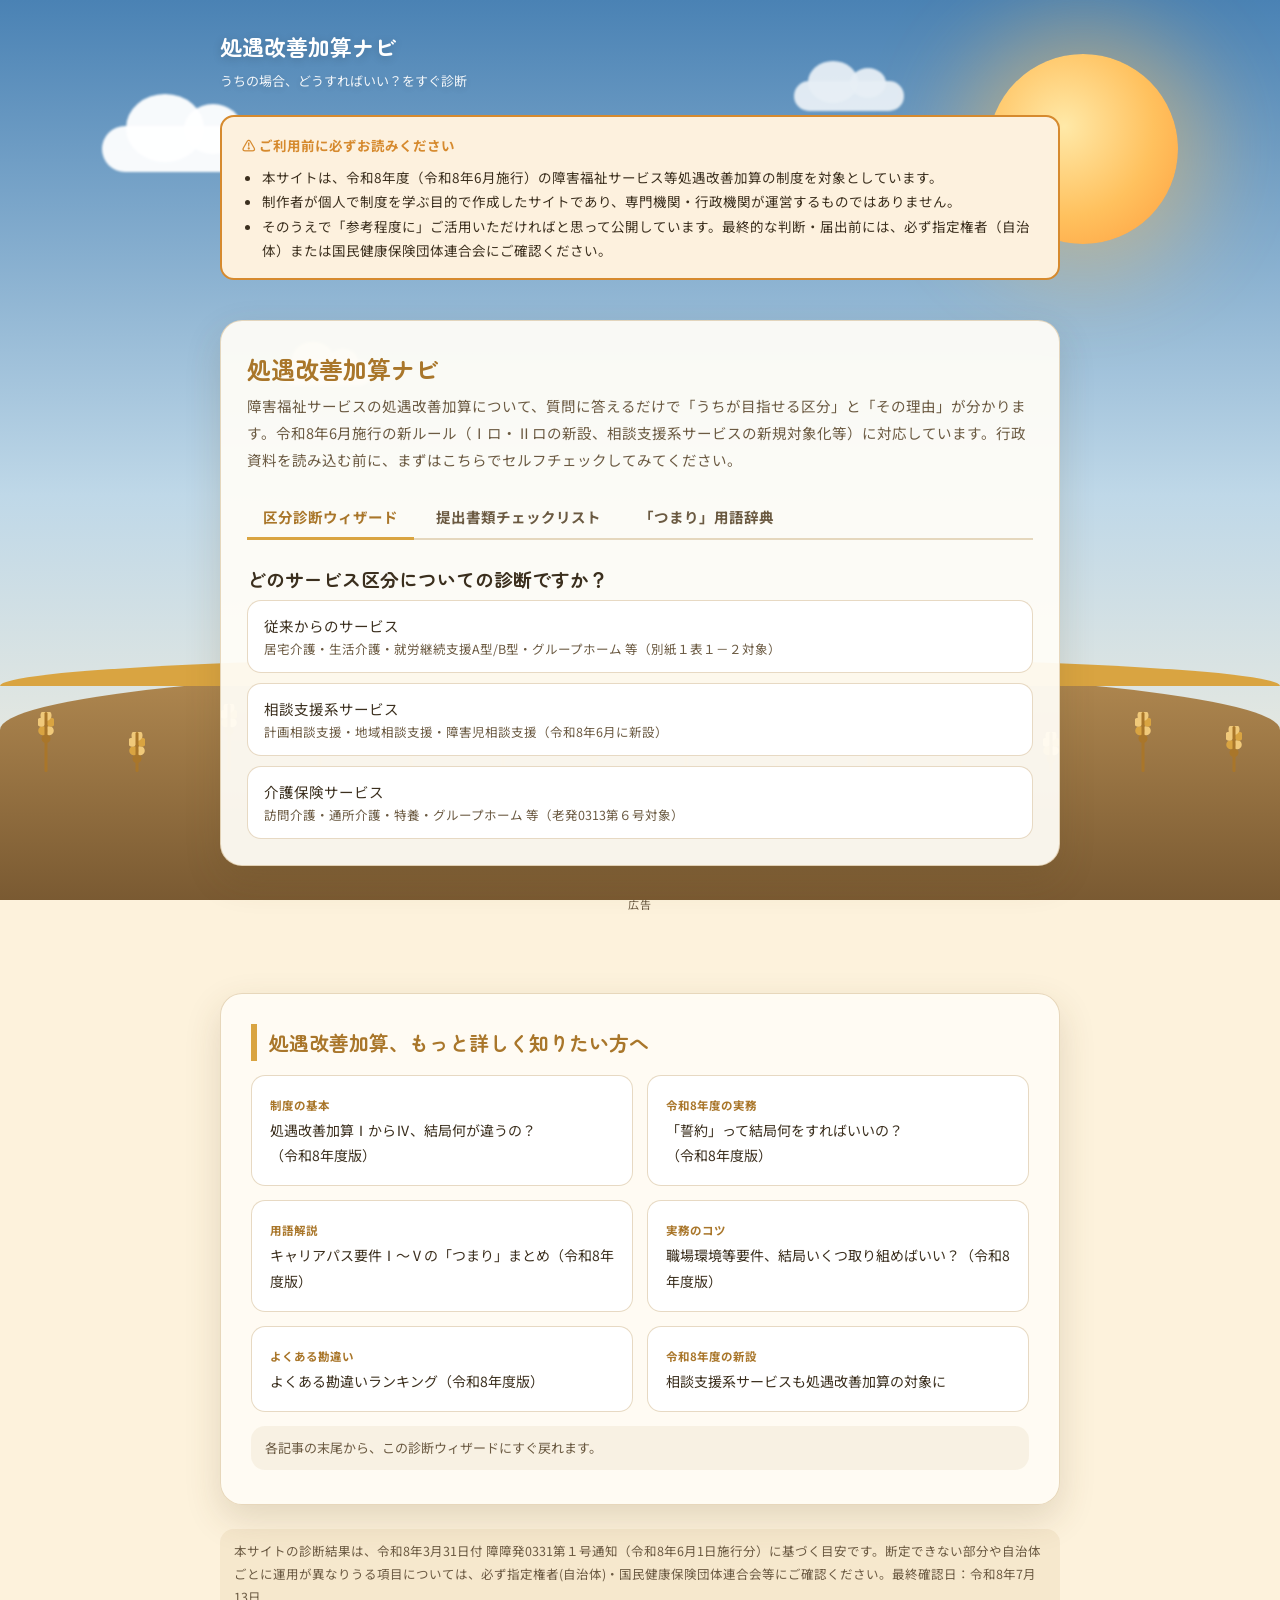
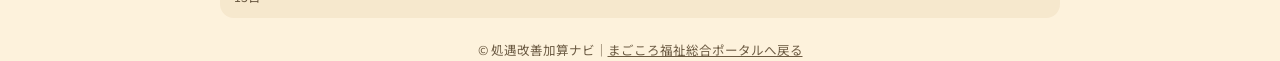
<file: index.html>
<!DOCTYPE html>
<html lang="ja">
<head>
<meta charset="UTF-8">
<meta name="viewport" content="width=device-width, initial-scale=1.0">
<title>処遇改善加算ナビ｜うちの場合どうすればいいか、すぐ分かる（令和8年度版）</title>
<meta name="description" content="障害福祉サービスの処遇改善加算(Ⅰイ・Ⅰロ・Ⅱイ・Ⅱロ・Ⅲ・Ⅳ、令和8年度改定対応)、うちの事業所はどの区分を目指せばいいか、質問に答えるだけで診断できる無料ツールです。相談支援系サービスの新規対象化にも対応。">
<link rel="canonical" href="https://shogu-kaizen.pray-power-is-god-and-cocoro.com/">
<link rel="icon" href="favicon.ico" type="image/x-icon">
<link rel="preconnect" href="https://fonts.googleapis.com">
<link rel="preconnect" href="https://fonts.gstatic.com" crossorigin>
<link href="https://fonts.googleapis.com/css2?family=Zen+Maru+Gothic:wght@500;700&family=Noto+Sans+JP:wght@400;500;700&display=swap" rel="stylesheet">
<link rel="stylesheet" href="style.css?v=3">
<script async src="https://pagead2.googlesyndication.com/pagead/js/adsbygoogle.js?client=ca-pub-2908004621823900" crossorigin="anonymous"></script>
</head>
<body>

<!-- 背景シーン(固定・パララックス) -->
<div id="bg-scene" aria-hidden="true">
  <div class="parallax-sky">
    <div class="sun-glow"></div>
    <div class="cloud cloud-a"></div>
    <div class="cloud cloud-b"></div>
    <div class="cloud cloud-c"></div>
    <div class="cloud cloud-d"></div>
  </div>
  <div class="parallax-ground">
    <div class="ground"></div>
    <div class="grain-row" id="grain-row"><!-- JSで稲穂を生成 --></div>
  </div>
</div>

<header class="site-header">
  <div class="brand">
    処遇改善加算ナビ
    <span>うちの場合、どうすればいい？をすぐ診断</span>
  </div>
</header>

<div class="disclaimer-banner">
  <div class="inner">
    <strong>⚠️ ご利用前に必ずお読みください</strong>
    <ul>
      <li>本サイトは、令和8年度（令和8年6月施行）の障害福祉サービス等処遇改善加算の制度を対象としています。</li>
      <li>制作者が個人で制度を学ぶ目的で作成したサイトであり、専門機関・行政機関が運営するものではありません。</li>
      <li>そのうえで「参考程度に」ご活用いただければと思って公開しています。最終的な判断・届出前には、必ず指定権者（自治体）または国民健康保険団体連合会にご確認ください。</li>
    </ul>
  </div>
</div>

<main class="wrap">

  <section class="tool-card">
    <h1>処遇改善加算ナビ</h1>
    <p class="lede">障害福祉サービスの処遇改善加算について、質問に答えるだけで「うちが目指せる区分」と「その理由」が分かります。令和8年6月施行の新ルール（Ⅰロ・Ⅱロの新設、相談支援系サービスの新規対象化等）に対応しています。行政資料を読み込む前に、まずはこちらでセルフチェックしてみてください。</p>

    <div class="tab-nav" role="tablist">
      <button class="tab-btn is-active" data-tab="wizard" role="tab" aria-selected="true">区分診断ウィザード</button>
      <button class="tab-btn" data-tab="checklist" role="tab" aria-selected="false">提出書類チェックリスト</button>
      <button class="tab-btn" data-tab="glossary" role="tab" aria-selected="false">「つまり」用語辞典</button>
    </div>

    <!-- ① 区分診断ウィザード -->
    <div class="tab-panel is-active" id="panel-wizard">
      <div id="wizard-root"><!-- script.jsが描画 --></div>
    </div>

    <!-- ② 提出書類チェックリスト -->
    <div class="tab-panel" id="panel-checklist">
      <div id="checklist-root"><!-- script.jsが描画 --></div>
    </div>

    <!-- ③ 「つまり」用語辞典(先行で数語のみ設置) -->
    <div class="tab-panel" id="panel-glossary">
      <div class="accordion-group">
        <details class="glossary-item">
          <summary>キャリアパス要件Ⅰとは</summary>
          <p>正式には「任用要件・賃金体系の整備等」。つまり――役職や職務内容に応じて「誰がどう昇進していくか」「給与はどう決まるか」を、書面のルールとして決めて、全職員に周知しておくことです。就業規則や内規に明文化されていることが条件になります。令和8年度は、⑧令和8年度特例要件を満たす事業所に限り、誓約による猶予が使えます。</p>
        </details>
        <details class="glossary-item">
          <summary>「誓約」とは<br>（令和8年度は条件つきに変更）</summary>
          <p>つまり――「今はまだ要件を満たしていないけれど、令和9年3月末までに整備します」と計画書で約束することです。ただし令和8年度は、キャリアパス要件Ⅰ〜Ⅲと職場環境等要件（全体14以上の水準）の誓約は、「⑧令和8年度特例要件」を満たす事業所に限られます。一方、キャリアパス要件Ⅳ（460万円要件）と、職場環境等要件（全体8以上の水準）の誓約は、条件なくどの事業所でも使えます。令和7年度までとルールが変わっているので注意してください。</p>
        </details>
        <details class="glossary-item">
          <summary>令和8年度特例要件とは</summary>
          <p>つまり――Ⅰロ・Ⅱロという上位区分を目指すための追加要件です。「生産性向上の取組を5つ以上（うち⑱・㉑は必須）実施する」または「社会福祉連携推進法人に所属する」のいずれかに加えて、「処遇改善加算Ⅱロ相当額の2分の1以上を基本給等の改善に充てる」ことが必要です。この要件を満たすと、キャリアパス要件Ⅰ〜Ⅲや職場環境等要件（全体14以上水準）の誓約も使えるようになります。</p>
        </details>
        <details class="glossary-item">
          <summary>職場環境等要件とは</summary>
          <p>つまり――「入職促進」「資質向上」「両立支援」「腰痛対策」「やりがい醸成」「生産性向上」の区分ごとに、実際に取り組んでいることを一定数チェックする要件です。処遇改善加算Ⅲ・Ⅳは各区分1つ以上（生産性向上2つ以上）かつ全体で8以上、ⅠとⅡは各区分2つ以上（生産性向上3つ以上、うち⑱現場の課題の見える化は必須）かつ全体で14以上が必要です。</p>
        </details>
        <details class="glossary-item">
          <summary>キャリアパス要件Ⅱとは</summary>
          <p>正式には「研修の実施等」。つまり――職員と話し合いながら、資質向上の目標や研修計画を作り、実際に研修を行うか研修の機会を確保して、全職員に周知しておくことです。</p>
        </details>
        <details class="glossary-item">
          <summary>キャリアパス要件Ⅲとは</summary>
          <p>正式には「昇給の仕組みの整備等」。つまり――経験年数や資格、あるいは人事評価などの基準に基づいて、昇給する仕組みを設けておくことです。</p>
        </details>
        <details class="glossary-item">
          <summary>キャリアパス要件Ⅳとは<br>（440万円→460万円に引き上げ）</summary>
          <p>つまり――事業所の中に、改善後の賃金が年額460万円以上となる職員を1人以上つくる、という要件です（令和7年度までは440万円でした）。誓約による猶予も使えます。また、職場環境等要件で「全体14以上」を実施していれば、この要件自体を満たしたものとみなす代替ルールが令和8年度から新設されました。</p>
        </details>
        <details class="glossary-item">
          <summary>キャリアパス要件Ⅴ(配置等要件)とは</summary>
          <p>つまり――福祉専門職員配置等加算（居宅介護・重度訪問介護・同行援護・行動援護の場合は特定事業所加算）の届出をしていることを指します。ただし、重度障害者等包括支援・施設入所支援・短期入所・就労定着支援・居宅訪問型児童発達支援・保育所等訪問支援の6サービスは、この要件自体が不要とされています。</p>
        </details>
        <details class="glossary-item">
          <summary>経験・技能のある福祉・介護職員とは</summary>
          <p>つまり――介護福祉士・社会福祉士・精神保健福祉士・保育士のいずれかの資格を持つ人や、サービス管理責任者・児童発達支援管理責任者・サービス提供責任者など、専門性の高い役割を担っている人のうち、勤続10年以上を基本とする職員のことです。賃金改善では、この人たちへの重点的な配分が基本とされています。</p>
        </details>
        <details class="glossary-item">
          <summary>相談支援系サービスの新規対象化とは</summary>
          <p>つまり――令和8年6月から、計画相談支援・地域相談支援・障害児相談支援が、初めて処遇改善加算の対象になったということです。加算率は一律5.1%で、「⑧令和8年度特例要件」または「キャリアパス要件Ⅰ・Ⅱ＋職場環境等要件（処遇改善加算Ⅳ準拠の水準）」のいずれかを満たせば算定できます。</p>
        </details>
      </div>
      <p class="disclaimer-note">🌾 個別の記事ページでも、より詳しく解説しています。</p>
    </div>

  </section>

  <div class="ad-section">
    <p class="ad-label">広告</p>
    <ins class="adsbygoogle"
         style="display:block; text-align:center;"
         data-ad-layout="in-article"
         data-ad-format="fluid"
         data-ad-client="ca-pub-2908004621823900"
         data-ad-slot="5820083954"></ins>
    <script>
         (adsbygoogle = window.adsbygoogle || []).push({});
    </script>
  </div>


  <div class="article-flow">
    <section class="glass-section">
      <h2>処遇改善加算、もっと詳しく知りたい方へ</h2>
      <div class="article-card-grid">
        <a class="article-card" href="column-01">
          <span class="cat">制度の基本</span><br>
          処遇改善加算ⅠからⅣ、結局何が違うの？<br>（令和8年度版）
        </a>
        <a class="article-card" href="column-02">
          <span class="cat">令和8年度の実務</span><br>
          「誓約」って結局何をすればいいの？<br>（令和8年度版）
        </a>
        <a class="article-card" href="column-03">
          <span class="cat">用語解説</span><br>
          キャリアパス要件Ⅰ〜Ⅴの「つまり」まとめ（令和8年度版）
        </a>
        <a class="article-card" href="column-04">
          <span class="cat">実務のコツ</span><br>
          職場環境等要件、結局いくつ取り組めばいい？（令和8年度版）
        </a>
        <a class="article-card" href="column-05">
          <span class="cat">よくある勘違い</span><br>
          よくある勘違いランキング（令和8年度版）
        </a>
        <a class="article-card" href="column-06">
          <span class="cat">令和8年度の新設</span><br>
          相談支援系サービスも処遇改善加算の対象に
        </a>
      </div>
      <p class="section-note">各記事の末尾から、この診断ウィザードにすぐ戻れます。</p>
    </section>
  </div>

  <p class="disclaimer-note" style="margin-top:24px;">
    本サイトの診断結果は、令和8年3月31日付 障障発0331第１号通知（令和8年6月1日施行分）に基づく目安です。断定できない部分や自治体ごとに運用が異なりうる項目については、必ず指定権者(自治体)・国民健康保険団体連合会等にご確認ください。最終確認日：令和8年7月13日
  </p>

</main>

<footer class="site-footer">
  <p>© 処遇改善加算ナビ｜<a href="https://for-welfare.pray-power-is-god-and-cocoro.com/portal/">まごころ福祉総合ポータルへ戻る</a></p>
</footer>

<button id="page-top" aria-label="トップに戻る">↑</button>

<script src="script.js"></script>
</body>
</html>
</file>
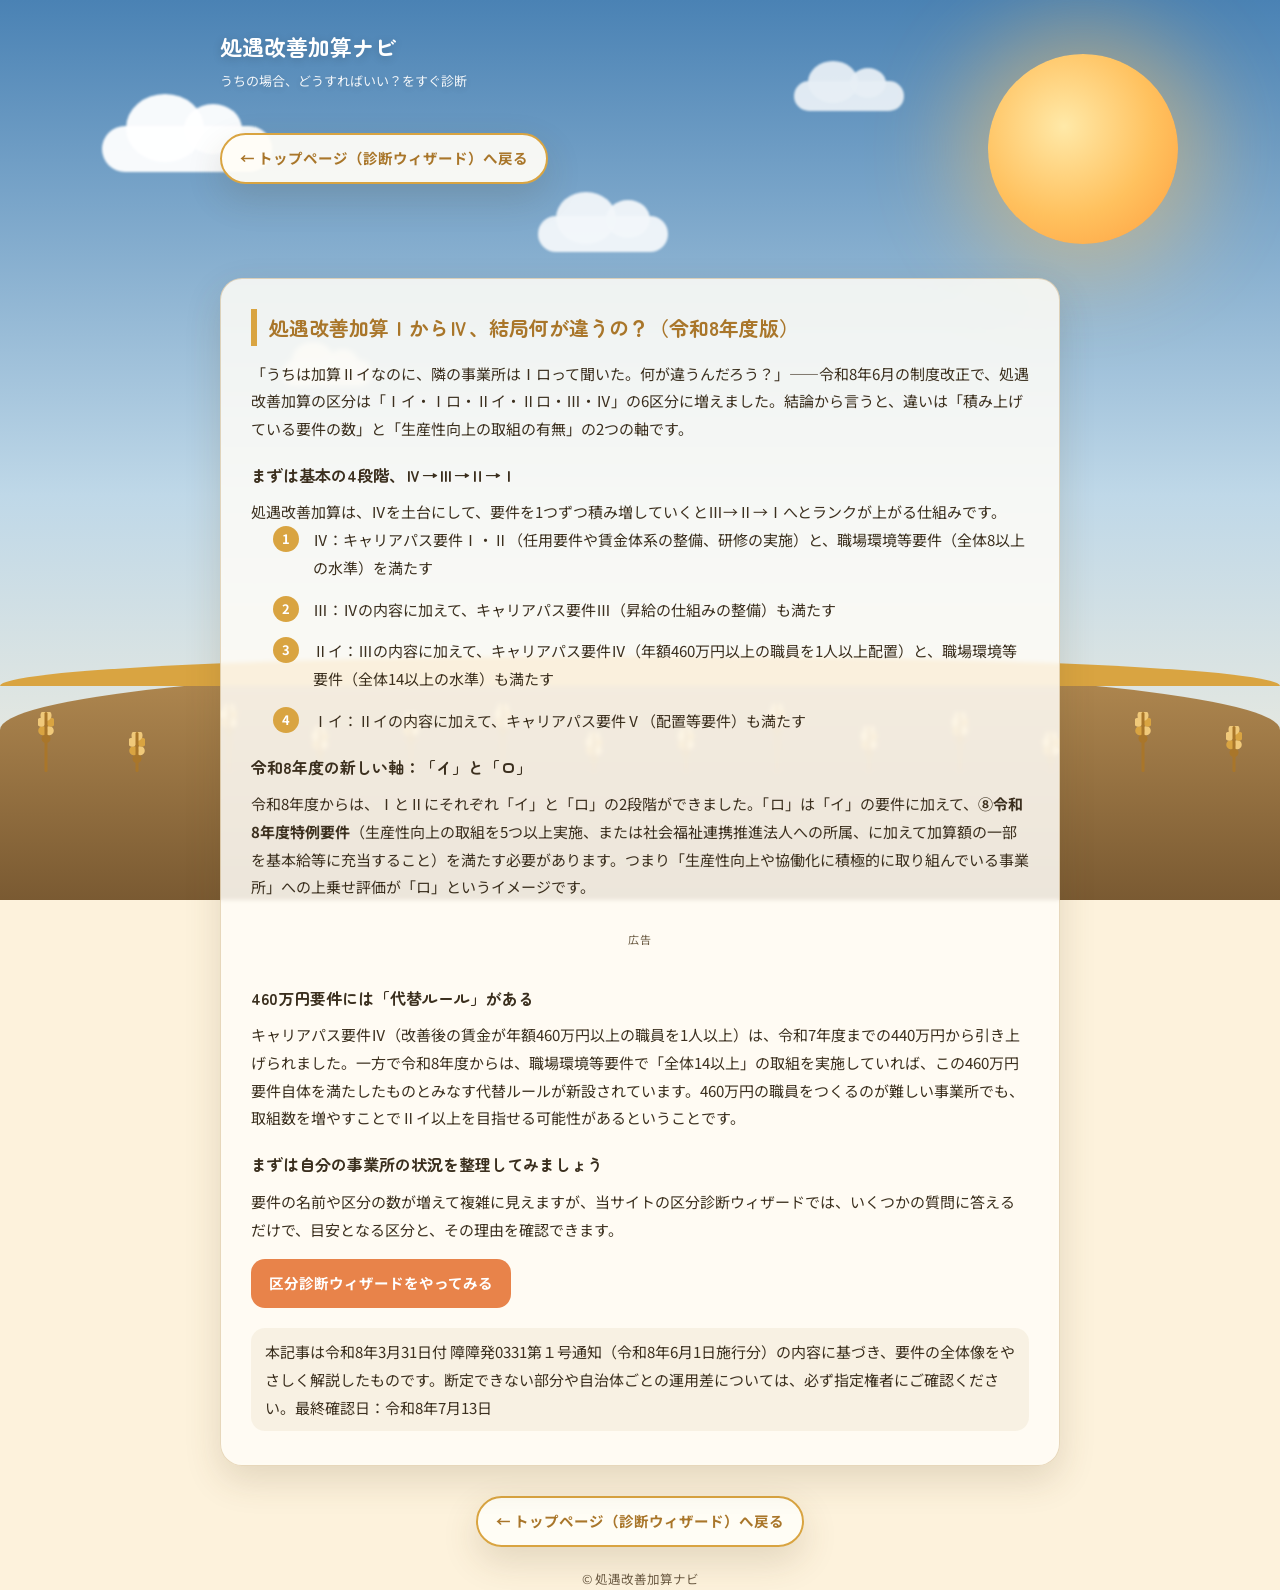
<file: column-01.html>
<!DOCTYPE html>
<html lang="ja">
<head>
<meta charset="UTF-8">
<meta name="viewport" content="width=device-width, initial-scale=1.0">
<title>処遇改善加算ⅠからⅣ、結局何が違うの？（令和8年度版）｜処遇改善加算ナビ</title>
<meta name="description" content="障害福祉サービスの処遇改善加算Ⅰイ・Ⅰロ・Ⅱイ・Ⅱロ・Ⅲ・Ⅳの違いを、令和8年6月施行の新ルールに基づいてやさしく解説します。">
<link rel="canonical" href="https://shogu-kaizen.pray-power-is-god-and-cocoro.com/column-01">
<link rel="icon" href="favicon.ico" type="image/x-icon">
<link rel="preconnect" href="https://fonts.googleapis.com">
<link rel="preconnect" href="https://fonts.gstatic.com" crossorigin>
<link href="https://fonts.googleapis.com/css2?family=Zen+Maru+Gothic:wght@500;700&family=Noto+Sans+JP:wght@400;500;700&display=swap" rel="stylesheet">
<link rel="stylesheet" href="style.css?v=7">
<script async src="https://pagead2.googlesyndication.com/pagead/js/adsbygoogle.js?client=ca-pub-2908004621823900" crossorigin="anonymous"></script>
</head>
<body>

<div id="bg-scene" aria-hidden="true">
  <div class="parallax-sky">
    <div class="sun-glow"></div>
    <div class="cloud cloud-a"></div>
    <div class="cloud cloud-b"></div>
    <div class="cloud cloud-c"></div>
    <div class="cloud cloud-d"></div>
  </div>
  <div class="parallax-ground">
    <div class="ground"></div>
    <div class="grain-row" id="grain-row"></div>
  </div>
</div>

<header class="site-header">
  <div class="brand">
    処遇改善加算ナビ
    <span>うちの場合、どうすればいい？をすぐ診断</span>
  </div>
</header>

<main class="wrap">
  <div class="article-flow" style="margin-top:40px;">
    <div class="back-to-top-row-top">
      <a class="back-to-top-link" href="index.html">← トップページ（診断ウィザード）へ戻る</a>
    </div>
    <article class="glass-section">
      <h2>処遇改善加算ⅠからⅣ、結局何が違うの？（令和8年度版）</h2>
      <p>「うちは加算Ⅱイなのに、隣の事業所はⅠロって聞いた。何が違うんだろう？」——令和8年6月の制度改正で、処遇改善加算の区分は「Ⅰイ・Ⅰロ・Ⅱイ・Ⅱロ・Ⅲ・Ⅳ」の6区分に増えました。結論から言うと、違いは「積み上げている要件の数」と「生産性向上の取組の有無」の2つの軸です。</p>

      <h3>まずは基本の4段階、Ⅳ→Ⅲ→Ⅱ→Ⅰ</h3>
      <p>処遇改善加算は、Ⅳを土台にして、要件を1つずつ積み増していくとⅢ→Ⅱ→Ⅰへとランクが上がる仕組みです。</p>
      <ul class="step-list">
        <li>Ⅳ：キャリアパス要件Ⅰ・Ⅱ（任用要件や賃金体系の整備、研修の実施）と、職場環境等要件（全体8以上の水準）を満たす</li>
        <li>Ⅲ：Ⅳの内容に加えて、キャリアパス要件Ⅲ（昇給の仕組みの整備）も満たす</li>
        <li>Ⅱイ：Ⅲの内容に加えて、キャリアパス要件Ⅳ（年額460万円以上の職員を1人以上配置）と、職場環境等要件（全体14以上の水準）も満たす</li>
        <li>Ⅰイ：Ⅱイの内容に加えて、キャリアパス要件Ⅴ（配置等要件）も満たす</li>
      </ul>

      <h3>令和8年度の新しい軸：「イ」と「ロ」</h3>
      <p>令和8年度からは、ⅠとⅡにそれぞれ「イ」と「ロ」の2段階ができました。「ロ」は「イ」の要件に加えて、<strong>⑧令和8年度特例要件</strong>（生産性向上の取組を5つ以上実施、または社会福祉連携推進法人への所属、に加えて加算額の一部を基本給等に充当すること）を満たす必要があります。つまり「生産性向上や協働化に積極的に取り組んでいる事業所」への上乗せ評価が「ロ」というイメージです。</p>

      
      <div class="ad-section">
        <p class="ad-label">広告</p>
        <ins class="adsbygoogle"
             style="display:block; text-align:center;"
             data-ad-layout="in-article"
             data-ad-format="fluid"
             data-ad-client="ca-pub-2908004621823900"
             data-ad-slot="5820083954"></ins>
        <script>
             (adsbygoogle = window.adsbygoogle || []).push({});
        </script>
      </div>
      

      <h3>460万円要件には「代替ルール」がある</h3>
      <p>キャリアパス要件Ⅳ（改善後の賃金が年額460万円以上の職員を1人以上）は、令和7年度までの440万円から引き上げられました。一方で令和8年度からは、職場環境等要件で「全体14以上」の取組を実施していれば、この460万円要件自体を満たしたものとみなす代替ルールが新設されています。460万円の職員をつくるのが難しい事業所でも、取組数を増やすことでⅡイ以上を目指せる可能性があるということです。</p>

      <h3>まずは自分の事業所の状況を整理してみましょう</h3>
      <p>要件の名前や区分の数が増えて複雑に見えますが、当サイトの区分診断ウィザードでは、いくつかの質問に答えるだけで、目安となる区分と、その理由を確認できます。</p>

      <div class="btn-row">
        <a class="btn btn-primary" href="index.html#panel-wizard">区分診断ウィザードをやってみる</a>
      </div>

      <p class="disclaimer-note" style="margin-top:20px;">
        本記事は令和8年3月31日付 障障発0331第１号通知（令和8年6月1日施行分）の内容に基づき、要件の全体像をやさしく解説したものです。断定できない部分や自治体ごとの運用差については、必ず指定権者にご確認ください。最終確認日：令和8年7月13日
      </p>
    </article>
  </div>


     <div class="back-to-top-row-bottom">
        <a class="back-to-top-link" href="index.html">← トップページ（診断ウィザード）へ戻る</a>
      </div>


  
</main>
      

<footer class="site-footer">
  <p>© 処遇改善加算ナビ</p>
</footer>

<button id="page-top" aria-label="トップに戻る">↑</button>
<script src="script.js"></script>
</body>
</html>
</file>
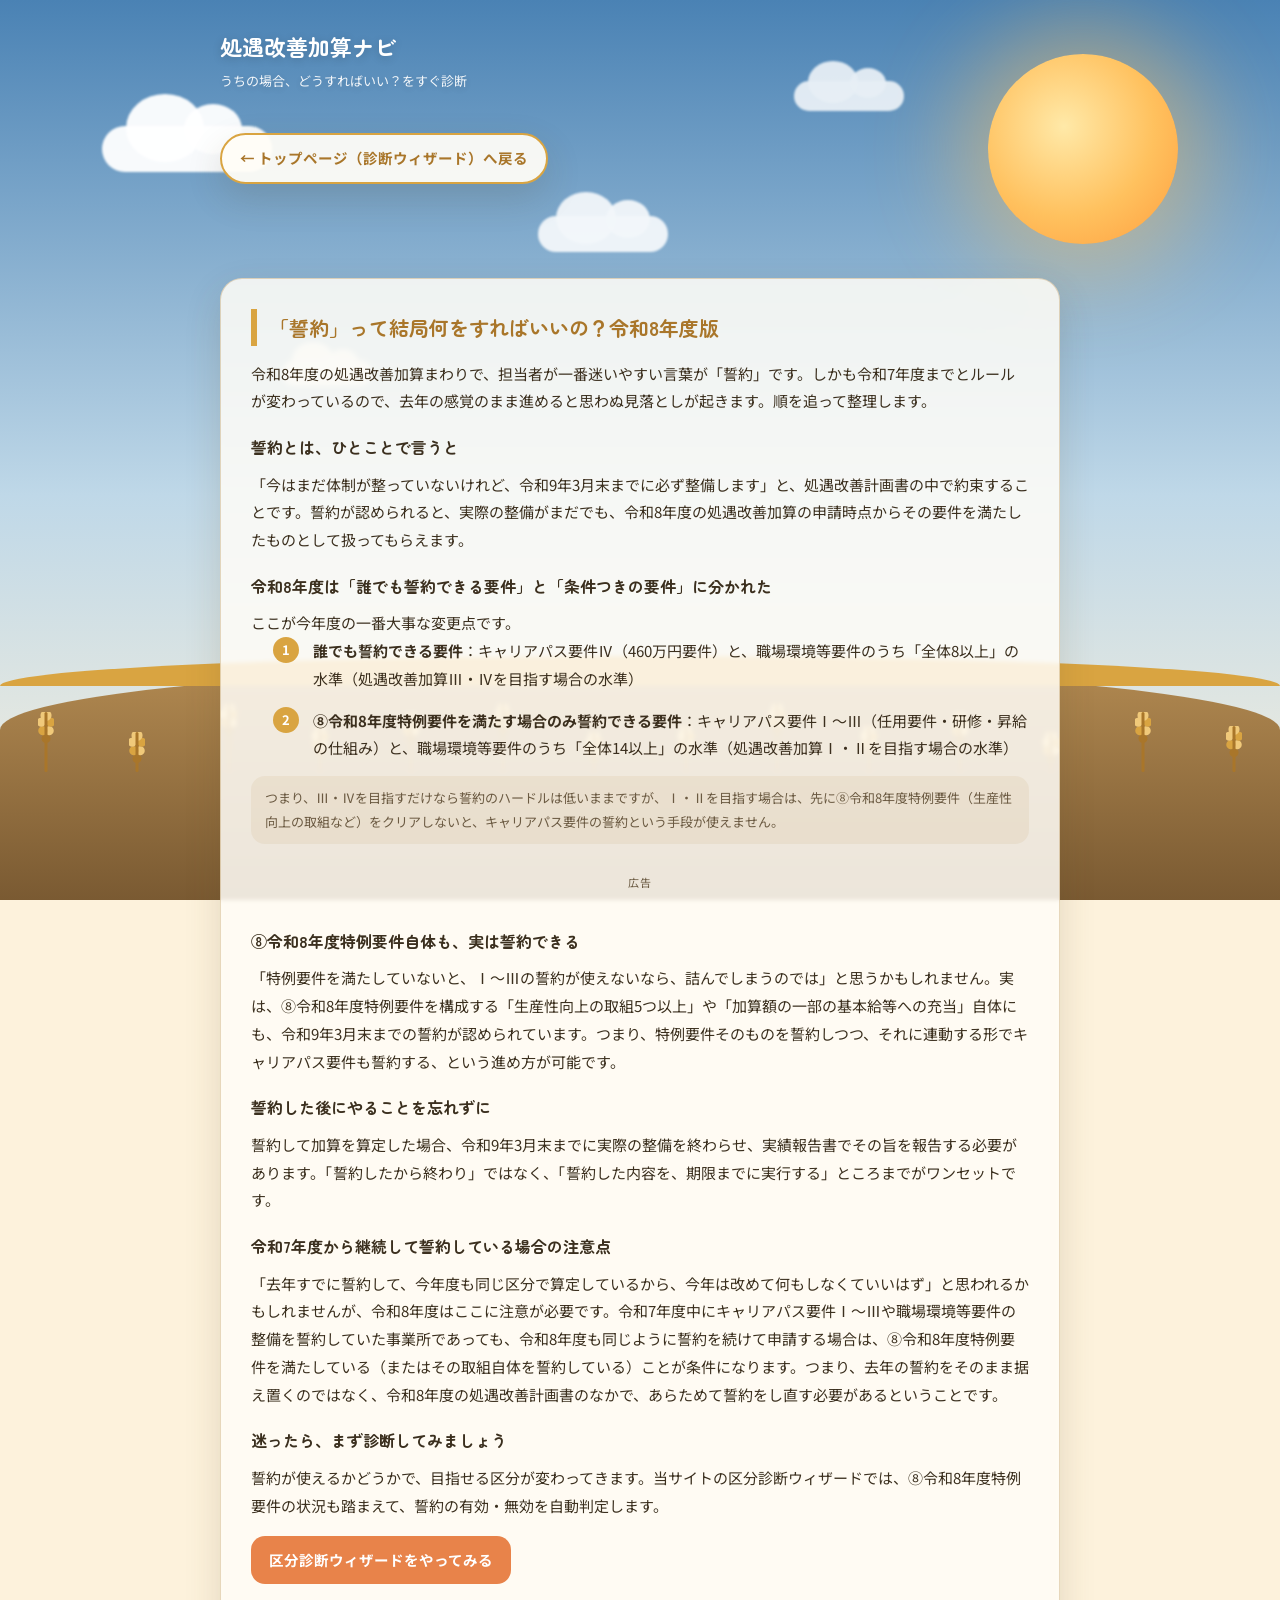
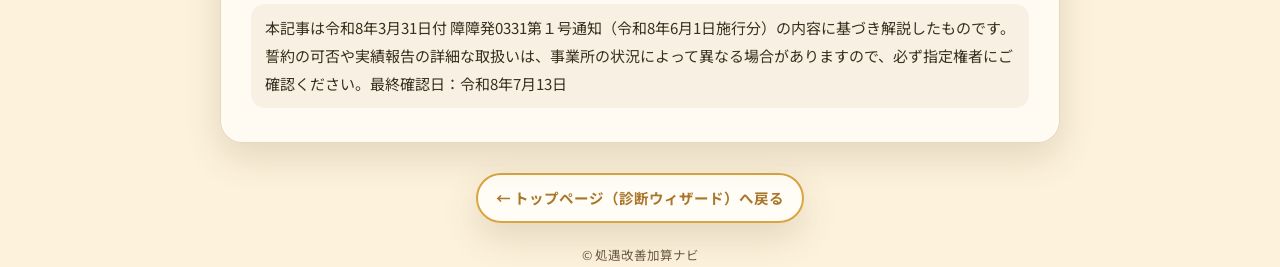
<file: column-02.html>
<!DOCTYPE html>
<html lang="ja">
<head>
<meta charset="UTF-8">
<meta name="viewport" content="width=device-width, initial-scale=1.0">
<title>「誓約」って結局何をすればいいの？令和8年度版｜処遇改善加算ナビ</title>
<meta name="description" content="処遇改善加算の令和8年度の経過措置「誓約」について、対象となる要件と条件をやさしく解説します。">
<link rel="canonical" href="https://shogu-kaizen.pray-power-is-god-and-cocoro.com/column-02">
<link rel="icon" href="favicon.ico" type="image/x-icon">
<link rel="preconnect" href="https://fonts.googleapis.com">
<link rel="preconnect" href="https://fonts.gstatic.com" crossorigin>
<link href="https://fonts.googleapis.com/css2?family=Zen+Maru+Gothic:wght@500;700&family=Noto+Sans+JP:wght@400;500;700&display=swap" rel="stylesheet">
<link rel="stylesheet" href="style.css?v=3">
<script async src="https://pagead2.googlesyndication.com/pagead/js/adsbygoogle.js?client=ca-pub-2908004621823900" crossorigin="anonymous"></script>
</head>
<body>

<div id="bg-scene" aria-hidden="true">
  <div class="parallax-sky">
    <div class="sun-glow"></div>
    <div class="cloud cloud-a"></div>
    <div class="cloud cloud-b"></div>
    <div class="cloud cloud-c"></div>
    <div class="cloud cloud-d"></div>
  </div>
  <div class="parallax-ground">
    <div class="ground"></div>
    <div class="grain-row" id="grain-row"></div>
  </div>
</div>

<header class="site-header">
  <div class="brand">
    処遇改善加算ナビ
    <span>うちの場合、どうすればいい？をすぐ診断</span>
  </div>
</header>

<main class="wrap">
  <div class="article-flow" style="margin-top:40px;">
    <div class="back-to-top-row-top">
      <a class="back-to-top-link" href="index.html">← トップページ（診断ウィザード）へ戻る</a>
    </div>
    <article class="glass-section">
      <h2>「誓約」って結局何をすればいいの？令和8年度版</h2>
      <p>令和8年度の処遇改善加算まわりで、担当者が一番迷いやすい言葉が「誓約」です。しかも令和7年度までとルールが変わっているので、去年の感覚のまま進めると思わぬ見落としが起きます。順を追って整理します。</p>

      <h3>誓約とは、ひとことで言うと</h3>
      <p>「今はまだ体制が整っていないけれど、令和9年3月末までに必ず整備します」と、処遇改善計画書の中で約束することです。誓約が認められると、実際の整備がまだでも、令和8年度の処遇改善加算の申請時点からその要件を満たしたものとして扱ってもらえます。</p>

      <h3>令和8年度は「誰でも誓約できる要件」と「条件つきの要件」に分かれた</h3>
      <p>ここが今年度の一番大事な変更点です。</p>
      <ul class="step-list">
        <li><strong>誰でも誓約できる要件</strong>：キャリアパス要件Ⅳ（460万円要件）と、職場環境等要件のうち「全体8以上」の水準（処遇改善加算Ⅲ・Ⅳを目指す場合の水準）</li>
        <li><strong>⑧令和8年度特例要件を満たす場合のみ誓約できる要件</strong>：キャリアパス要件Ⅰ〜Ⅲ（任用要件・研修・昇給の仕組み）と、職場環境等要件のうち「全体14以上」の水準（処遇改善加算Ⅰ・Ⅱを目指す場合の水準）</li>
      </ul>
      <p class="section-note">つまり、Ⅲ・Ⅳを目指すだけなら誓約のハードルは低いままですが、Ⅰ・Ⅱを目指す場合は、先に⑧令和8年度特例要件（生産性向上の取組など）をクリアしないと、キャリアパス要件の誓約という手段が使えません。</p>

    
      <div class="ad-section">
        <p class="ad-label">広告</p>
        <ins class="adsbygoogle"
             style="display:block; text-align:center;"
             data-ad-layout="in-article"
             data-ad-format="fluid"
             data-ad-client="ca-pub-2908004621823900"
             data-ad-slot="5820083954"></ins>
        <script>
             (adsbygoogle = window.adsbygoogle || []).push({});
        </script>
      </div>
    

      <h3>⑧令和8年度特例要件自体も、実は誓約できる</h3>
      <p>「特例要件を満たしていないと、Ⅰ〜Ⅲの誓約が使えないなら、詰んでしまうのでは」と思うかもしれません。実は、⑧令和8年度特例要件を構成する「生産性向上の取組5つ以上」や「加算額の一部の基本給等への充当」自体にも、令和9年3月末までの誓約が認められています。つまり、特例要件そのものを誓約しつつ、それに連動する形でキャリアパス要件も誓約する、という進め方が可能です。</p>

      <h3>誓約した後にやることを忘れずに</h3>
      <p>誓約して加算を算定した場合、令和9年3月末までに実際の整備を終わらせ、実績報告書でその旨を報告する必要があります。「誓約したから終わり」ではなく、「誓約した内容を、期限までに実行する」ところまでがワンセットです。</p>

      <h3>令和7年度から継続して誓約している場合の注意点</h3>
      <p>「去年すでに誓約して、今年度も同じ区分で算定しているから、今年は改めて何もしなくていいはず」と思われるかもしれませんが、令和8年度はここに注意が必要です。令和7年度中にキャリアパス要件Ⅰ〜Ⅲや職場環境等要件の整備を誓約していた事業所であっても、令和8年度も同じように誓約を続けて申請する場合は、⑧令和8年度特例要件を満たしている（またはその取組自体を誓約している）ことが条件になります。つまり、去年の誓約をそのまま据え置くのではなく、令和8年度の処遇改善計画書のなかで、あらためて誓約をし直す必要があるということです。</p>

      <h3>迷ったら、まず診断してみましょう</h3>
      <p>誓約が使えるかどうかで、目指せる区分が変わってきます。当サイトの区分診断ウィザードでは、⑧令和8年度特例要件の状況も踏まえて、誓約の有効・無効を自動判定します。</p>

      <div class="btn-row">
        <a class="btn btn-primary" href="index.html#panel-wizard">区分診断ウィザードをやってみる</a>
      </div>

      <p class="disclaimer-note" style="margin-top:20px;">
        本記事は令和8年3月31日付 障障発0331第１号通知（令和8年6月1日施行分）の内容に基づき解説したものです。誓約の可否や実績報告の詳細な取扱いは、事業所の状況によって異なる場合がありますので、必ず指定権者にご確認ください。最終確認日：令和8年7月13日
      </p>
    </article>
  </div>

  <div class="back-to-top-row-bottom">
        <a class="back-to-top-link" href="index.html">← トップページ（診断ウィザード）へ戻る</a>
	</div>

  
</main>

<footer class="site-footer">
  <p>© 処遇改善加算ナビ</p>
</footer>

<button id="page-top" aria-label="トップに戻る">↑</button>
<script src="script.js"></script>
</body>
</html>
</file>
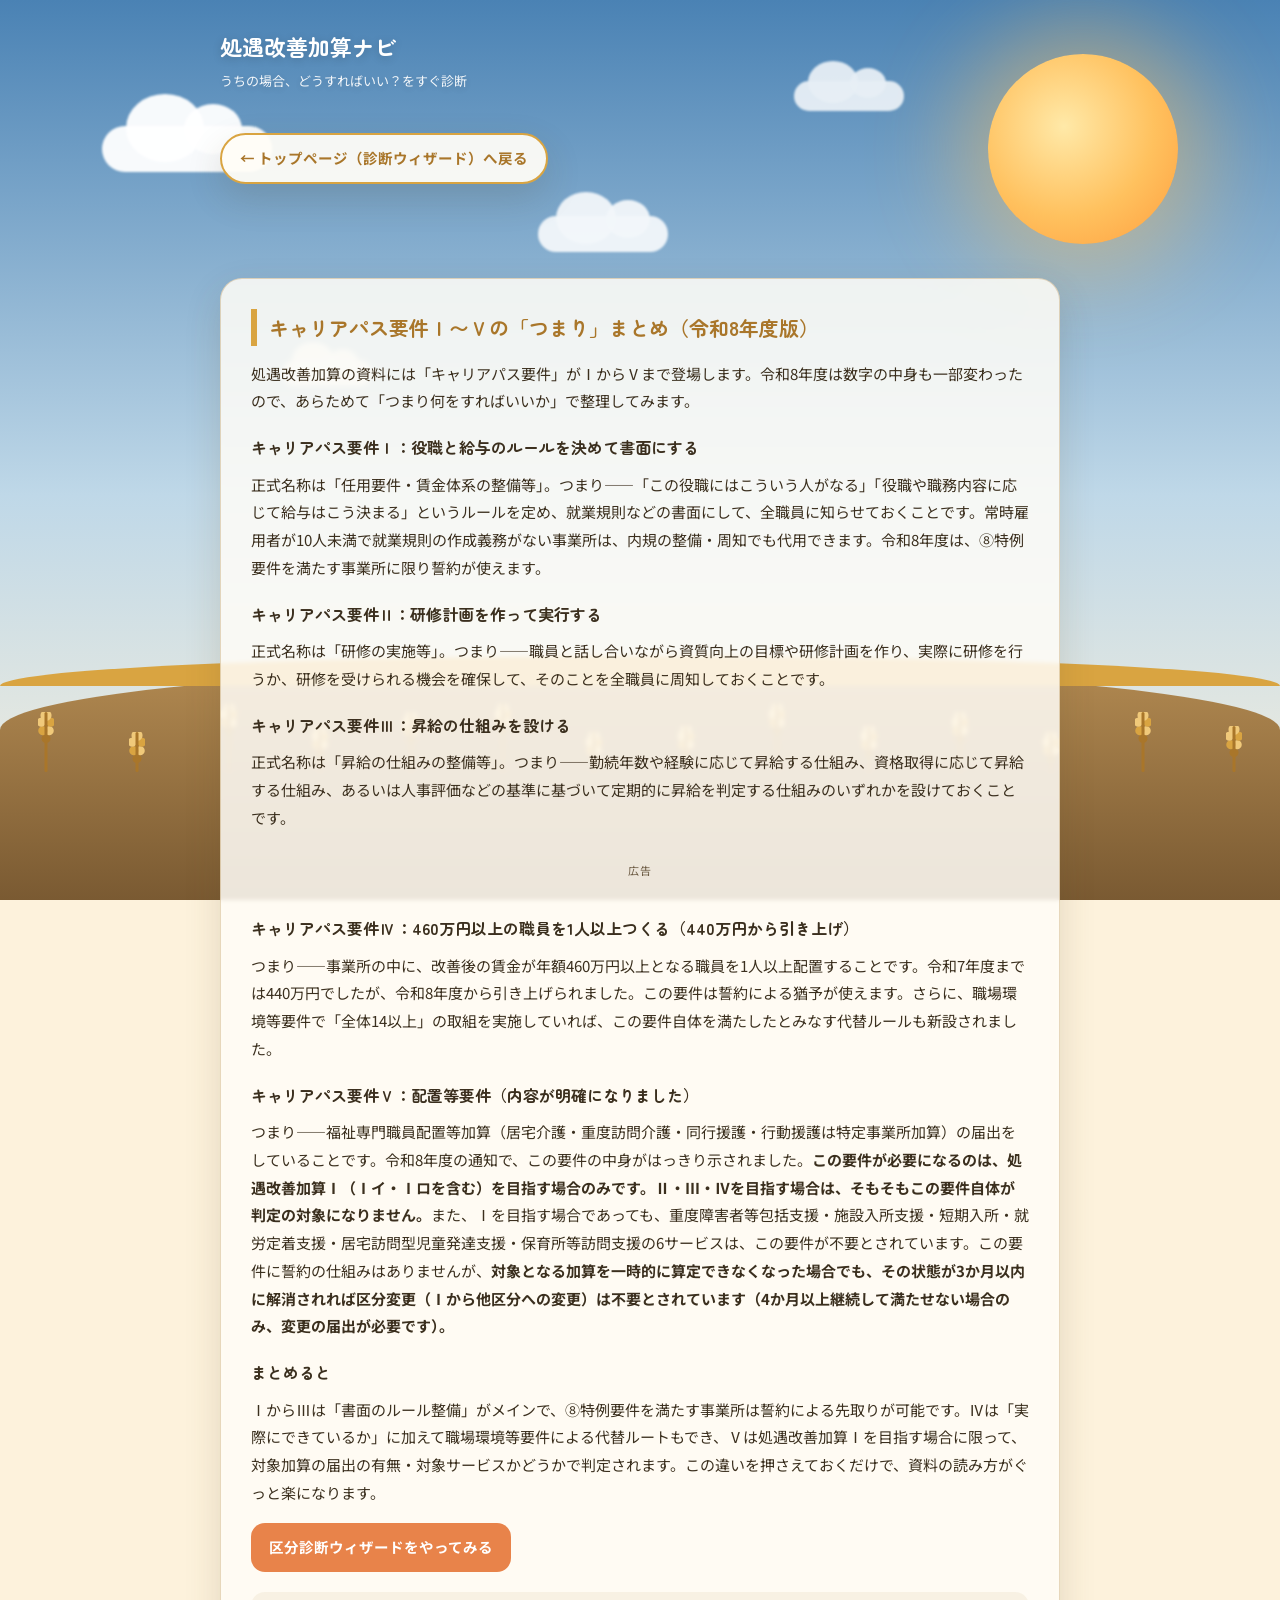
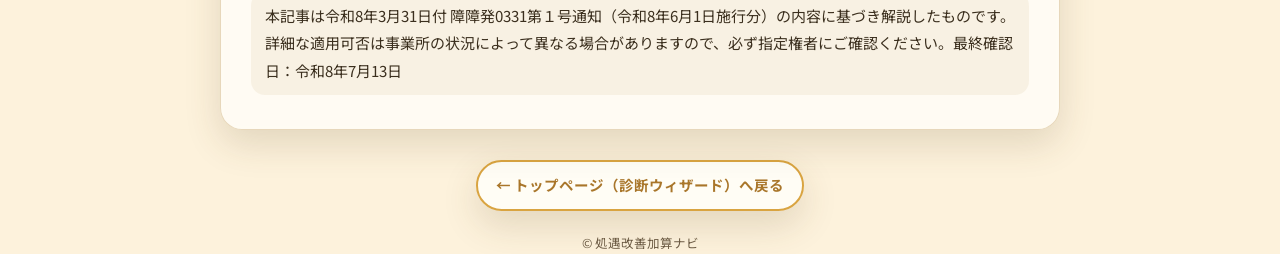
<file: column-03.html>
<!DOCTYPE html>
<html lang="ja">
<head>
<meta charset="UTF-8">
<meta name="viewport" content="width=device-width, initial-scale=1.0">
<title>キャリアパス要件Ⅰ〜Ⅴの「つまり」まとめ（令和8年度版）｜処遇改善加算ナビ</title>
<meta name="description" content="処遇改善加算のキャリアパス要件Ⅰ〜Ⅴを、令和8年度の最新ルールで「つまり何をすればいいか」でやさしくまとめました。">
<link rel="canonical" href="https://shogu-kaizen.pray-power-is-god-and-cocoro.com/column-03">
<link rel="icon" href="favicon.ico" type="image/x-icon">
<link rel="preconnect" href="https://fonts.googleapis.com">
<link rel="preconnect" href="https://fonts.gstatic.com" crossorigin>
<link href="https://fonts.googleapis.com/css2?family=Zen+Maru+Gothic:wght@500;700&family=Noto+Sans+JP:wght@400;500;700&display=swap" rel="stylesheet">
<link rel="stylesheet" href="style.css?v=3">
<script async src="https://pagead2.googlesyndication.com/pagead/js/adsbygoogle.js?client=ca-pub-2908004621823900" crossorigin="anonymous"></script>
</head>
<body>

<div id="bg-scene" aria-hidden="true">
  <div class="parallax-sky">
    <div class="sun-glow"></div>
    <div class="cloud cloud-a"></div>
    <div class="cloud cloud-b"></div>
    <div class="cloud cloud-c"></div>
    <div class="cloud cloud-d"></div>
  </div>
  <div class="parallax-ground">
    <div class="ground"></div>
    <div class="grain-row" id="grain-row"></div>
  </div>
</div>

<header class="site-header">
  <div class="brand">
    処遇改善加算ナビ
    <span>うちの場合、どうすればいい？をすぐ診断</span>
  </div>
</header>

<main class="wrap">
  <div class="article-flow" style="margin-top:40px;">
    <div class="back-to-top-row-top">
      <a class="back-to-top-link" href="index.html">← トップページ（診断ウィザード）へ戻る</a>
    </div>
    <article class="glass-section">
      <h2>キャリアパス要件Ⅰ〜Ⅴの「つまり」まとめ（令和8年度版）</h2>
      <p>処遇改善加算の資料には「キャリアパス要件」がⅠからⅤまで登場します。令和8年度は数字の中身も一部変わったので、あらためて「つまり何をすればいいか」で整理してみます。</p>

      <h3>キャリアパス要件Ⅰ：役職と給与のルールを決めて書面にする</h3>
      <p>正式名称は「任用要件・賃金体系の整備等」。つまり――「この役職にはこういう人がなる」「役職や職務内容に応じて給与はこう決まる」というルールを定め、就業規則などの書面にして、全職員に知らせておくことです。常時雇用者が10人未満で就業規則の作成義務がない事業所は、内規の整備・周知でも代用できます。令和8年度は、⑧特例要件を満たす事業所に限り誓約が使えます。</p>

      <h3>キャリアパス要件Ⅱ：研修計画を作って実行する</h3>
      <p>正式名称は「研修の実施等」。つまり――職員と話し合いながら資質向上の目標や研修計画を作り、実際に研修を行うか、研修を受けられる機会を確保して、そのことを全職員に周知しておくことです。</p>

      <h3>キャリアパス要件Ⅲ：昇給の仕組みを設ける</h3>
      <p>正式名称は「昇給の仕組みの整備等」。つまり――勤続年数や経験に応じて昇給する仕組み、資格取得に応じて昇給する仕組み、あるいは人事評価などの基準に基づいて定期的に昇給を判定する仕組みのいずれかを設けておくことです。</p>

      
      <div class="ad-section">
        <p class="ad-label">広告</p>
        <ins class="adsbygoogle"
             style="display:block; text-align:center;"
             data-ad-layout="in-article"
             data-ad-format="fluid"
             data-ad-client="ca-pub-2908004621823900"
             data-ad-slot="5820083954"></ins>
        <script>
             (adsbygoogle = window.adsbygoogle || []).push({});
        </script>
      </div>
      

      <h3>キャリアパス要件Ⅳ：460万円以上の職員を1人以上つくる（440万円から引き上げ）</h3>
      <p>つまり――事業所の中に、改善後の賃金が年額460万円以上となる職員を1人以上配置することです。令和7年度までは440万円でしたが、令和8年度から引き上げられました。この要件は誓約による猶予が使えます。さらに、職場環境等要件で「全体14以上」の取組を実施していれば、この要件自体を満たしたとみなす代替ルールも新設されました。</p>

      <h3>キャリアパス要件Ⅴ：配置等要件（内容が明確になりました）</h3>
      <p>つまり――福祉専門職員配置等加算（居宅介護・重度訪問介護・同行援護・行動援護は特定事業所加算）の届出をしていることです。令和8年度の通知で、この要件の中身がはっきり示されました。<strong>この要件が必要になるのは、処遇改善加算Ⅰ（Ⅰイ・Ⅰロを含む）を目指す場合のみです。Ⅱ・Ⅲ・Ⅳを目指す場合は、そもそもこの要件自体が判定の対象になりません。</strong>また、Ⅰを目指す場合であっても、重度障害者等包括支援・施設入所支援・短期入所・就労定着支援・居宅訪問型児童発達支援・保育所等訪問支援の6サービスは、この要件が不要とされています。この要件に誓約の仕組みはありませんが、<strong>対象となる加算を一時的に算定できなくなった場合でも、その状態が3か月以内に解消されれば区分変更（Ⅰから他区分への変更）は不要とされています（4か月以上継続して満たせない場合のみ、変更の届出が必要です）。</strong></p>

      <h3>まとめると</h3>
      <p>ⅠからⅢは「書面のルール整備」がメインで、⑧特例要件を満たす事業所は誓約による先取りが可能です。Ⅳは「実際にできているか」に加えて職場環境等要件による代替ルートもでき、Ⅴは処遇改善加算Ⅰを目指す場合に限って、対象加算の届出の有無・対象サービスかどうかで判定されます。この違いを押さえておくだけで、資料の読み方がぐっと楽になります。</p>

      <div class="btn-row">
        <a class="btn btn-primary" href="index.html#panel-wizard">区分診断ウィザードをやってみる</a>
      </div>

      <p class="disclaimer-note" style="margin-top:20px;">
        本記事は令和8年3月31日付 障障発0331第１号通知（令和8年6月1日施行分）の内容に基づき解説したものです。詳細な適用可否は事業所の状況によって異なる場合がありますので、必ず指定権者にご確認ください。最終確認日：令和8年7月13日
      </p>
    </article>
  </div>

  <div class="back-to-top-row-bottom">
        <a class="back-to-top-link" href="index.html">← トップページ（診断ウィザード）へ戻る</a>
	</div>


  
</main>

<footer class="site-footer">
  <p>© 処遇改善加算ナビ</p>
</footer>

<button id="page-top" aria-label="トップに戻る">↑</button>
<script src="script.js"></script>
</body>
</html>
</file>
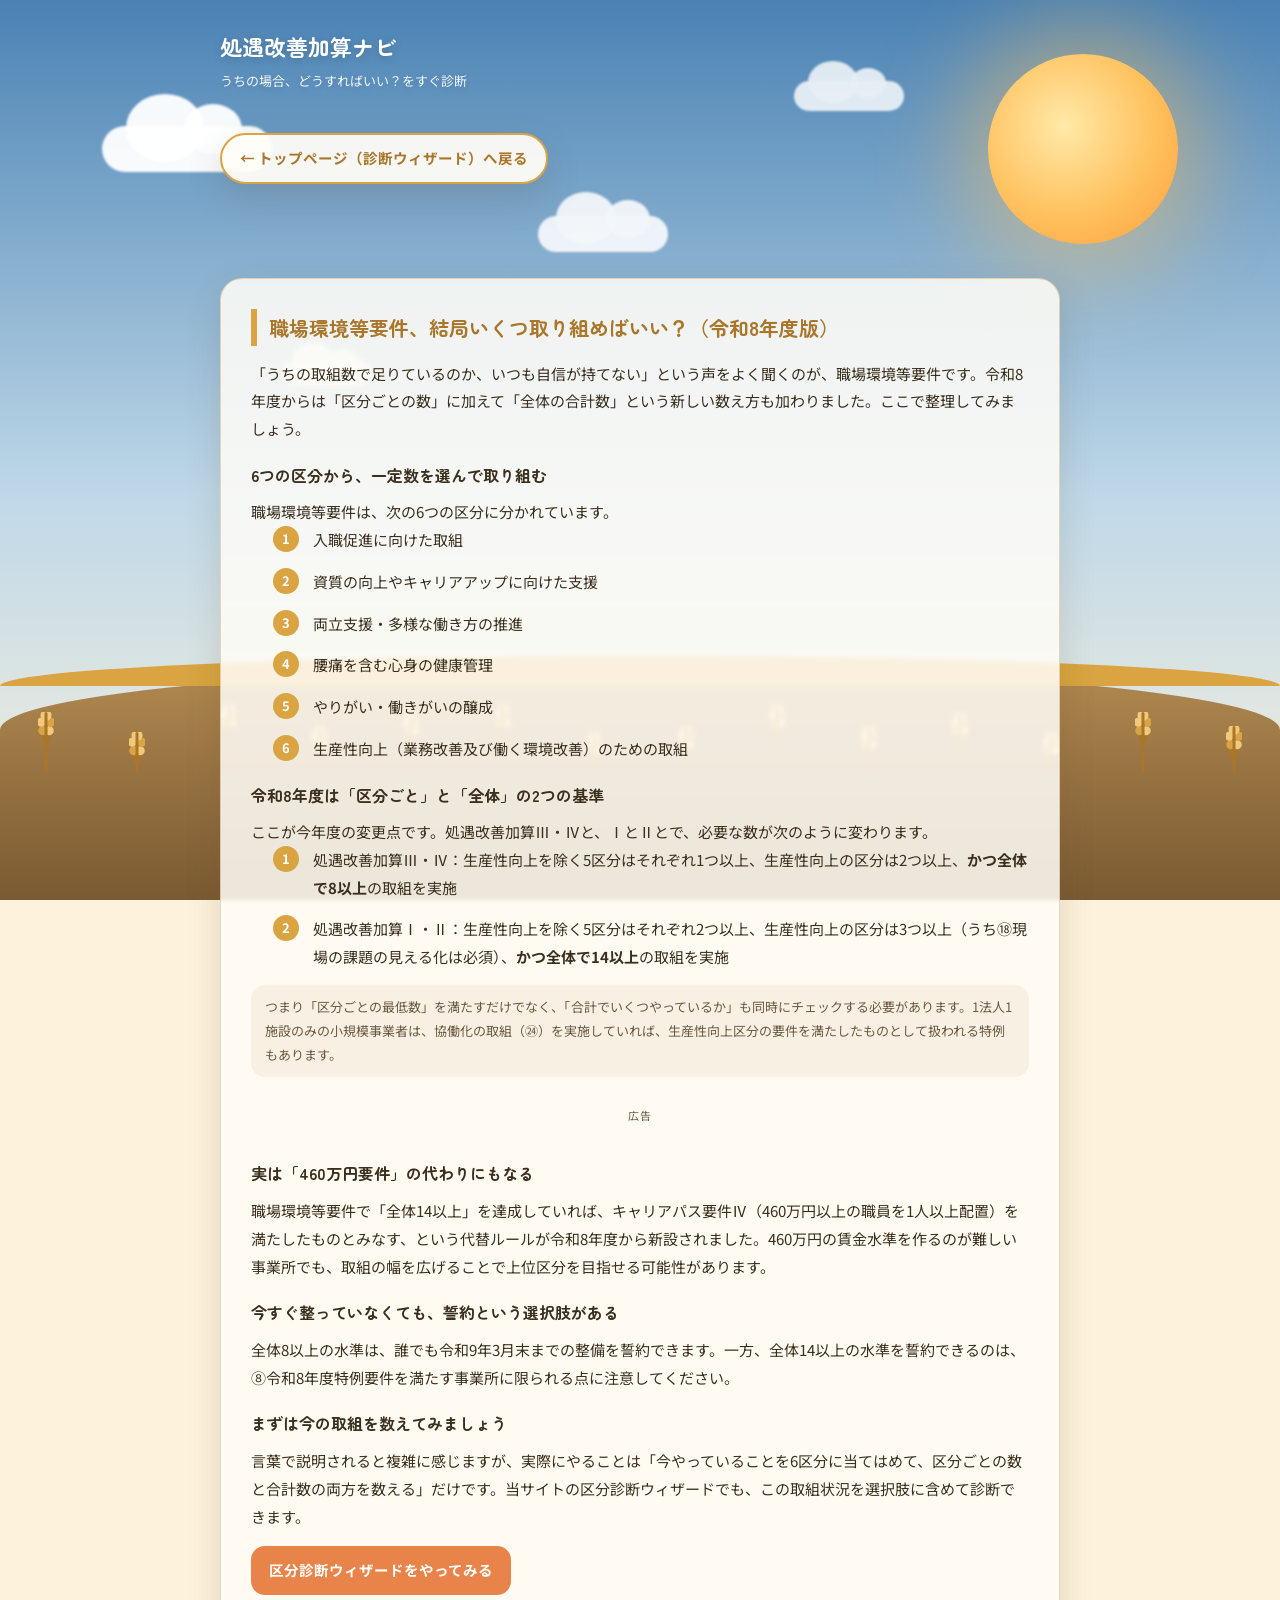
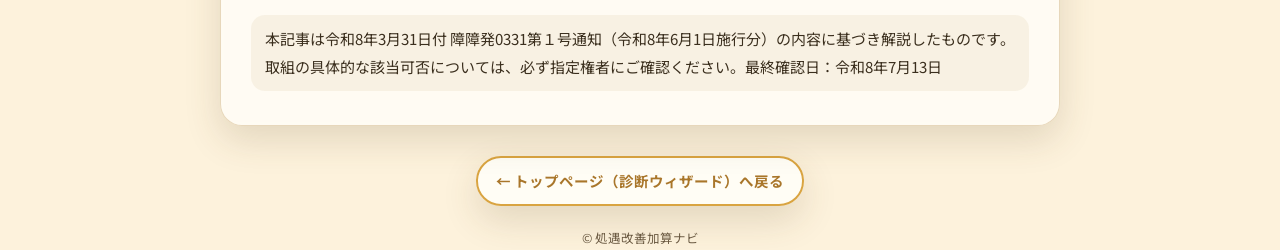
<file: column-04.html>
<!DOCTYPE html>
<html lang="ja">
<head>
<meta charset="UTF-8">
<meta name="viewport" content="width=device-width, initial-scale=1.0">
<title>職場環境等要件、結局いくつ取り組めばいい？（令和8年度版）｜処遇改善加算ナビ</title>
<meta name="description" content="処遇改善加算の職場環境等要件について、令和8年度の新しい基準（全体8以上／全体14以上）をやさしく整理しました。">
<link rel="canonical" href="https://shogu-kaizen.pray-power-is-god-and-cocoro.com/column-04">
<link rel="icon" href="favicon.ico" type="image/x-icon">
<link rel="preconnect" href="https://fonts.googleapis.com">
<link rel="preconnect" href="https://fonts.gstatic.com" crossorigin>
<link href="https://fonts.googleapis.com/css2?family=Zen+Maru+Gothic:wght@500;700&family=Noto+Sans+JP:wght@400;500;700&display=swap" rel="stylesheet">
<link rel="stylesheet" href="style.css?v=3">
<script async src="https://pagead2.googlesyndication.com/pagead/js/adsbygoogle.js?client=ca-pub-2908004621823900" crossorigin="anonymous"></script>
</head>
<body>

<div id="bg-scene" aria-hidden="true">
  <div class="parallax-sky">
    <div class="sun-glow"></div>
    <div class="cloud cloud-a"></div>
    <div class="cloud cloud-b"></div>
    <div class="cloud cloud-c"></div>
    <div class="cloud cloud-d"></div>
  </div>
  <div class="parallax-ground">
    <div class="ground"></div>
    <div class="grain-row" id="grain-row"></div>
  </div>
</div>

<header class="site-header">
  <div class="brand">
    処遇改善加算ナビ
    <span>うちの場合、どうすればいい？をすぐ診断</span>
  </div>
</header>

<main class="wrap">
  <div class="article-flow" style="margin-top:40px;">
    <div class="back-to-top-row-top">
      <a class="back-to-top-link" href="index.html">← トップページ（診断ウィザード）へ戻る</a>
    </div>
    <article class="glass-section">
      <h2>職場環境等要件、結局いくつ取り組めばいい？（令和8年度版）</h2>
      <p>「うちの取組数で足りているのか、いつも自信が持てない」という声をよく聞くのが、職場環境等要件です。令和8年度からは「区分ごとの数」に加えて「全体の合計数」という新しい数え方も加わりました。ここで整理してみましょう。</p>

      <h3>6つの区分から、一定数を選んで取り組む</h3>
      <p>職場環境等要件は、次の6つの区分に分かれています。</p>
      <ul class="step-list">
        <li>入職促進に向けた取組</li>
        <li>資質の向上やキャリアアップに向けた支援</li>
        <li>両立支援・多様な働き方の推進</li>
        <li>腰痛を含む心身の健康管理</li>
        <li>やりがい・働きがいの醸成</li>
        <li>生産性向上（業務改善及び働く環境改善）のための取組</li>
      </ul>

      <h3>令和8年度は「区分ごと」と「全体」の2つの基準</h3>
      <p>ここが今年度の変更点です。処遇改善加算Ⅲ・Ⅳと、ⅠとⅡとで、必要な数が次のように変わります。</p>
      <ul class="step-list">
        <li>処遇改善加算Ⅲ・Ⅳ：生産性向上を除く5区分はそれぞれ1つ以上、生産性向上の区分は2つ以上、<strong>かつ全体で8以上</strong>の取組を実施</li>
        <li>処遇改善加算Ⅰ・Ⅱ：生産性向上を除く5区分はそれぞれ2つ以上、生産性向上の区分は3つ以上（うち⑱現場の課題の見える化は必須）、<strong>かつ全体で14以上</strong>の取組を実施</li>
      </ul>
      <p class="section-note">つまり「区分ごとの最低数」を満たすだけでなく、「合計でいくつやっているか」も同時にチェックする必要があります。1法人1施設のみの小規模事業者は、協働化の取組（㉔）を実施していれば、生産性向上区分の要件を満たしたものとして扱われる特例もあります。</p>

     
      <div class="ad-section">
        <p class="ad-label">広告</p>
        <ins class="adsbygoogle"
             style="display:block; text-align:center;"
             data-ad-layout="in-article"
             data-ad-format="fluid"
             data-ad-client="ca-pub-2908004621823900"
             data-ad-slot="5820083954"></ins>
        <script>
             (adsbygoogle = window.adsbygoogle || []).push({});
        </script>
      </div>
      

      <h3>実は「460万円要件」の代わりにもなる</h3>
      <p>職場環境等要件で「全体14以上」を達成していれば、キャリアパス要件Ⅳ（460万円以上の職員を1人以上配置）を満たしたものとみなす、という代替ルールが令和8年度から新設されました。460万円の賃金水準を作るのが難しい事業所でも、取組の幅を広げることで上位区分を目指せる可能性があります。</p>

      <h3>今すぐ整っていなくても、誓約という選択肢がある</h3>
      <p>全体8以上の水準は、誰でも令和9年3月末までの整備を誓約できます。一方、全体14以上の水準を誓約できるのは、⑧令和8年度特例要件を満たす事業所に限られる点に注意してください。</p>

      <h3>まずは今の取組を数えてみましょう</h3>
      <p>言葉で説明されると複雑に感じますが、実際にやることは「今やっていることを6区分に当てはめて、区分ごとの数と合計数の両方を数える」だけです。当サイトの区分診断ウィザードでも、この取組状況を選択肢に含めて診断できます。</p>

      <div class="btn-row">
        <a class="btn btn-primary" href="index.html#panel-wizard">区分診断ウィザードをやってみる</a>
      </div>

      <p class="disclaimer-note" style="margin-top:20px;">
        本記事は令和8年3月31日付 障障発0331第１号通知（令和8年6月1日施行分）の内容に基づき解説したものです。取組の具体的な該当可否については、必ず指定権者にご確認ください。最終確認日：令和8年7月13日
      </p>
    </article>
  </div>


  <div class="back-to-top-row-bottom">
        <a class="back-to-top-link" href="index.html">← トップページ（診断ウィザード）へ戻る</a>
	</div>

</main>

<footer class="site-footer">
  <p>© 処遇改善加算ナビ</p>
</footer>

<button id="page-top" aria-label="トップに戻る">↑</button>
<script src="script.js"></script>
</body>
</html>
</file>
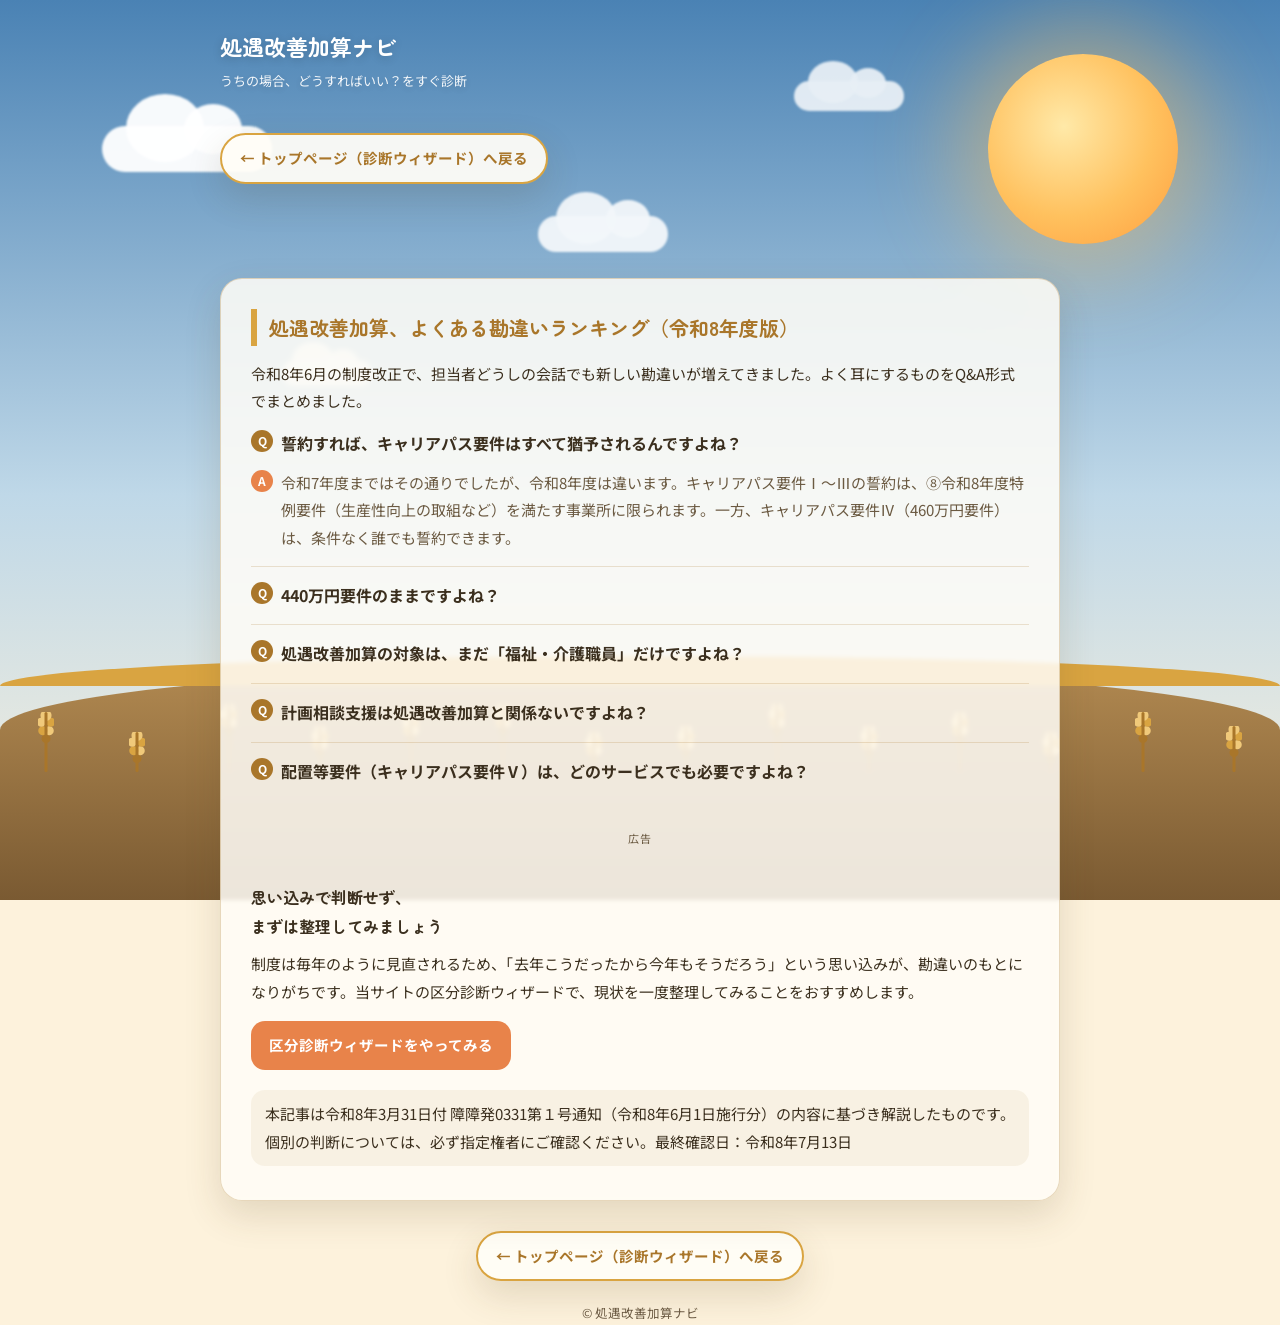
<file: column-05.html>
<!DOCTYPE html>
<html lang="ja">
<head>
<meta charset="UTF-8">
<meta name="viewport" content="width=device-width, initial-scale=1.0">
<title>処遇改善加算、よくある勘違いランキング（令和8年度版）｜処遇改善加算ナビ</title>
<meta name="description" content="処遇改善加算の担当者がよく引っかかる勘違いを、令和8年度の最新ルールに基づくQ&amp;A形式でまとめました。">
<link rel="canonical" href="https://shogu-kaizen.pray-power-is-god-and-cocoro.com/column-05">
<link rel="icon" href="favicon.ico" type="image/x-icon">
<link rel="preconnect" href="https://fonts.googleapis.com">
<link rel="preconnect" href="https://fonts.gstatic.com" crossorigin>
<link href="https://fonts.googleapis.com/css2?family=Zen+Maru+Gothic:wght@500;700&family=Noto+Sans+JP:wght@400;500;700&display=swap" rel="stylesheet">
<link rel="stylesheet" href="style.css?v=3">
<script async src="https://pagead2.googlesyndication.com/pagead/js/adsbygoogle.js?client=ca-pub-2908004621823900" crossorigin="anonymous"></script>
</head>
<body>

<div id="bg-scene" aria-hidden="true">
  <div class="parallax-sky">
    <div class="sun-glow"></div>
    <div class="cloud cloud-a"></div>
    <div class="cloud cloud-b"></div>
    <div class="cloud cloud-c"></div>
    <div class="cloud cloud-d"></div>
  </div>
  <div class="parallax-ground">
    <div class="ground"></div>
    <div class="grain-row" id="grain-row"></div>
  </div>
</div>

<header class="site-header">
  <div class="brand">
    処遇改善加算ナビ
    <span>うちの場合、どうすればいい？をすぐ診断</span>
  </div>
</header>

<main class="wrap">
  <div class="article-flow" style="margin-top:40px;">
    <div class="back-to-top-row-top">
      <a class="back-to-top-link" href="index.html">← トップページ（診断ウィザード）へ戻る</a>
    </div>
    <article class="glass-section">
      <h2>処遇改善加算、よくある勘違いランキング（令和8年度版）</h2>
      <p>令和8年6月の制度改正で、担当者どうしの会話でも新しい勘違いが増えてきました。よく耳にするものをQ&amp;A形式でまとめました。</p>

      <div class="accordion-group">
        <details class="faq-item" open>
          <summary>誓約すれば、キャリアパス要件はすべて猶予されるんですよね？</summary>
          <p>令和7年度まではその通りでしたが、令和8年度は違います。キャリアパス要件Ⅰ〜Ⅲの誓約は、⑧令和8年度特例要件（生産性向上の取組など）を満たす事業所に限られます。一方、キャリアパス要件Ⅳ（460万円要件）は、条件なく誰でも誓約できます。</p>
        </details>

        <details class="faq-item">
          <summary>440万円要件のままですよね？</summary>
          <p>いいえ、令和8年度から460万円に引き上げられました。ただし、職場環境等要件で「全体14以上」の取組を実施していれば、この要件を満たしたものとみなす代替ルールも新設されています。</p>
        </details>

        <details class="faq-item">
          <summary>処遇改善加算の対象は、まだ「福祉・介護職員」だけですよね？</summary>
          <p>いいえ、令和8年度から対象が「障害福祉従事者」全体に拡大され、事務職員や運転手なども含めて幅広く賃上げ支援の対象になりました（賃金配分の重点は、引き続き経験・技能のある福祉・介護職員に置くこととされています）。</p>
        </details>

        <details class="faq-item">
          <summary>計画相談支援は処遇改善加算と関係ないですよね？</summary>
          <p>いいえ、令和8年6月から計画相談支援・地域相談支援・障害児相談支援も新たに処遇改善加算の対象になりました。加算率は一律5.1%です。</p>
        </details>

        <details class="faq-item">
          <summary>配置等要件（キャリアパス要件Ⅴ）は、どのサービスでも必要ですよね？</summary>
          <p>いいえ、重度障害者等包括支援・施設入所支援・短期入所・就労定着支援・居宅訪問型児童発達支援・保育所等訪問支援の6サービスは、この要件自体が不要とされています。</p>
        </details>
      </div>

     
      <div class="ad-section">
        <p class="ad-label">広告</p>
        <ins class="adsbygoogle"
             style="display:block; text-align:center;"
             data-ad-layout="in-article"
             data-ad-format="fluid"
             data-ad-client="ca-pub-2908004621823900"
             data-ad-slot="5820083954"></ins>
        <script>
             (adsbygoogle = window.adsbygoogle || []).push({});
        </script>
      </div>
      

      <h3>思い込みで判断せず、<br>まずは整理してみましょう</h3>
      <p>制度は毎年のように見直されるため、「去年こうだったから今年もそうだろう」という思い込みが、勘違いのもとになりがちです。当サイトの区分診断ウィザードで、現状を一度整理してみることをおすすめします。</p>

      <div class="btn-row">
        <a class="btn btn-primary" href="index.html#panel-wizard">区分診断ウィザードをやってみる</a>
      </div>

      <p class="disclaimer-note" style="margin-top:20px;">
        本記事は令和8年3月31日付 障障発0331第１号通知（令和8年6月1日施行分）の内容に基づき解説したものです。個別の判断については、必ず指定権者にご確認ください。最終確認日：令和8年7月13日
      </p>
    </article>
  </div>

  <div class="back-to-top-row-bottom">
        <a class="back-to-top-link" href="index.html">← トップページ（診断ウィザード）へ戻る</a>
	</div>

</main>

<footer class="site-footer">
  <p>© 処遇改善加算ナビ</p>
</footer>

<button id="page-top" aria-label="トップに戻る">↑</button>
<script src="script.js"></script>
</body>
</html>
</file>
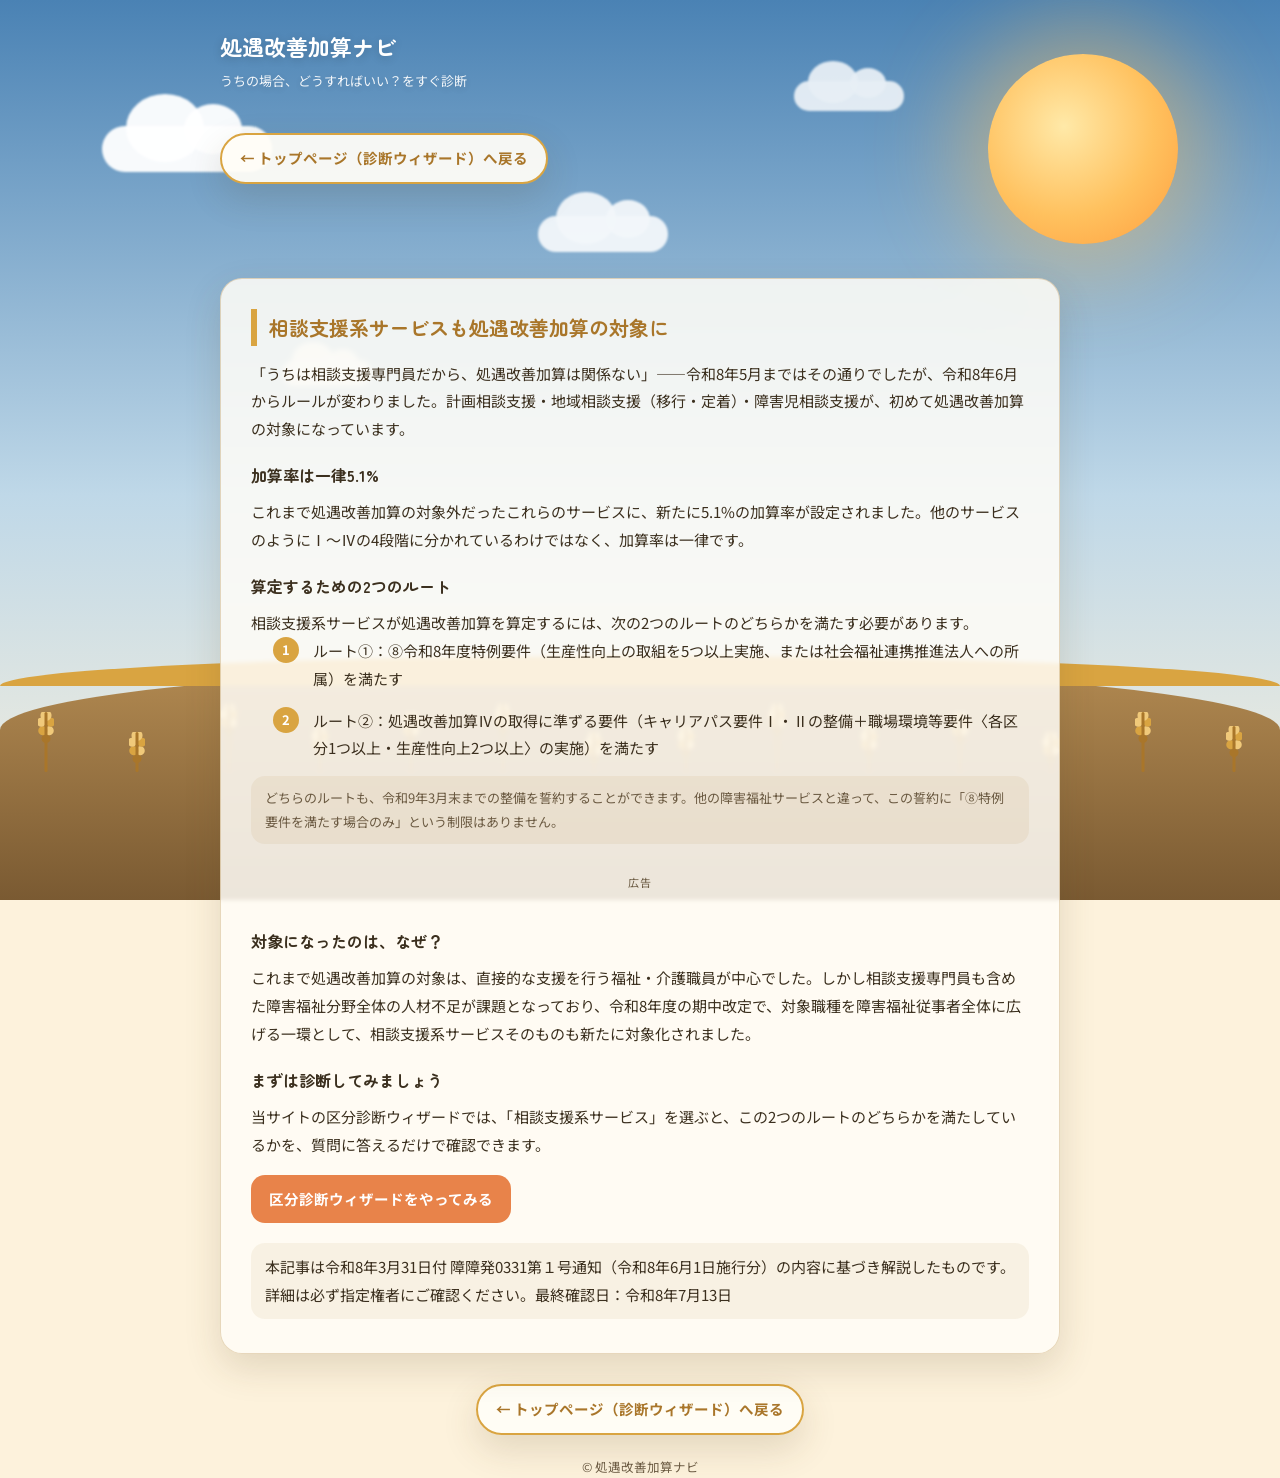
<file: column-06.html>
<!DOCTYPE html>
<html lang="ja">
<head>
<meta charset="UTF-8">
<meta name="viewport" content="width=device-width, initial-scale=1.0">
<title>相談支援系サービスも処遇改善加算の対象に｜処遇改善加算ナビ</title>
<meta name="description" content="令和8年6月から、計画相談支援・地域相談支援・障害児相談支援が処遇改善加算の対象になりました。要件と加算率をやさしく解説します。">
<link rel="canonical" href="https://shogu-kaizen.pray-power-is-god-and-cocoro.com/column-06">
<link rel="icon" href="favicon.ico" type="image/x-icon">
<link rel="preconnect" href="https://fonts.googleapis.com">
<link rel="preconnect" href="https://fonts.gstatic.com" crossorigin>
<link href="https://fonts.googleapis.com/css2?family=Zen+Maru+Gothic:wght@500;700&family=Noto+Sans+JP:wght@400;500;700&display=swap" rel="stylesheet">
<link rel="stylesheet" href="style.css?v=3">
<script async src="https://pagead2.googlesyndication.com/pagead/js/adsbygoogle.js?client=ca-pub-2908004621823900" crossorigin="anonymous"></script>
</head>
<body>

<div id="bg-scene" aria-hidden="true">
  <div class="parallax-sky">
    <div class="sun-glow"></div>
    <div class="cloud cloud-a"></div>
    <div class="cloud cloud-b"></div>
    <div class="cloud cloud-c"></div>
    <div class="cloud cloud-d"></div>
  </div>
  <div class="parallax-ground">
    <div class="ground"></div>
    <div class="grain-row" id="grain-row"></div>
  </div>
</div>

<header class="site-header">
  <div class="brand">
    処遇改善加算ナビ
    <span>うちの場合、どうすればいい？をすぐ診断</span>
  </div>
</header>

<main class="wrap">
  <div class="article-flow" style="margin-top:40px;">
    <div class="back-to-top-row-top">
      <a class="back-to-top-link" href="index.html">← トップページ（診断ウィザード）へ戻る</a>
    </div>
    <article class="glass-section">
      <h2>相談支援系サービスも処遇改善加算の対象に</h2>
      <p>「うちは相談支援専門員だから、処遇改善加算は関係ない」——令和8年5月まではその通りでしたが、令和8年6月からルールが変わりました。計画相談支援・地域相談支援（移行・定着）・障害児相談支援が、初めて処遇改善加算の対象になっています。</p>

      <h3>加算率は一律5.1%</h3>
      <p>これまで処遇改善加算の対象外だったこれらのサービスに、新たに5.1%の加算率が設定されました。他のサービスのようにⅠ〜Ⅳの4段階に分かれているわけではなく、加算率は一律です。</p>

      <h3>算定するための2つのルート</h3>
      <p>相談支援系サービスが処遇改善加算を算定するには、次の2つのルートのどちらかを満たす必要があります。</p>
      <ul class="step-list">
        <li>ルート①：⑧令和8年度特例要件（生産性向上の取組を5つ以上実施、または社会福祉連携推進法人への所属）を満たす</li>
        <li>ルート②：処遇改善加算Ⅳの取得に準ずる要件（キャリアパス要件Ⅰ・Ⅱの整備＋職場環境等要件〈各区分1つ以上・生産性向上2つ以上〉の実施）を満たす</li>
      </ul>
      <p class="section-note">どちらのルートも、令和9年3月末までの整備を誓約することができます。他の障害福祉サービスと違って、この誓約に「⑧特例要件を満たす場合のみ」という制限はありません。</p>

     
      <div class="ad-section">
        <p class="ad-label">広告</p>
        <ins class="adsbygoogle"
             style="display:block; text-align:center;"
             data-ad-layout="in-article"
             data-ad-format="fluid"
             data-ad-client="ca-pub-2908004621823900"
             data-ad-slot="5820083954"></ins>
        <script>
             (adsbygoogle = window.adsbygoogle || []).push({});
        </script>
      </div>
      

      <h3>対象になったのは、なぜ？</h3>
      <p>これまで処遇改善加算の対象は、直接的な支援を行う福祉・介護職員が中心でした。しかし相談支援専門員も含めた障害福祉分野全体の人材不足が課題となっており、令和8年度の期中改定で、対象職種を障害福祉従事者全体に広げる一環として、相談支援系サービスそのものも新たに対象化されました。</p>

      <h3>まずは診断してみましょう</h3>
      <p>当サイトの区分診断ウィザードでは、「相談支援系サービス」を選ぶと、この2つのルートのどちらかを満たしているかを、質問に答えるだけで確認できます。</p>

      <div class="btn-row">
        <a class="btn btn-primary" href="index.html#panel-wizard">区分診断ウィザードをやってみる</a>
      </div>

      <p class="disclaimer-note" style="margin-top:20px;">
        本記事は令和8年3月31日付 障障発0331第１号通知（令和8年6月1日施行分）の内容に基づき解説したものです。詳細は必ず指定権者にご確認ください。最終確認日：令和8年7月13日
      </p>
    </article>
  </div>


  <div class="back-to-top-row-bottom">
        <a class="back-to-top-link" href="index.html">← トップページ（診断ウィザード）へ戻る</a>
	</div>

</main>

<footer class="site-footer">
  <p>© 処遇改善加算ナビ</p>
</footer>

<button id="page-top" aria-label="トップに戻る">↑</button>
<script src="script.js"></script>
</body>
</html>
</file>
<file: style.css>
/* -----------------------------------------
   1. デザイントークン
   ----------------------------------------- */
:root {
  /* 空・太陽（実りの季節＝秋の夕方寄りの空に） */
  --sky-top:      #4A82B4;
  --sky-mid:      #BFD8E8;
  --sky-low:      #FDF2DC;
  --sun-core:     #FFE9A8;
  --sun-mid:      #FFC15E;
  --sun-edge:     #FF9D3D;

  /* 土手・大地 */
  --earth-top:    #B08850;
  --earth-bottom: #7A5A32;

  /* 稲穂（クローバーの代わり） */
  --grain-main:   #D9A441;
  --grain-dark:   #A9762A;
  --grain-light:  #F0C97A;

  /* テキスト・UI */
  --text-main:    #3B2F1E;
  --text-sub:     #6B5A42;
  --card-bg:      rgba(255, 253, 247, 0.94);
  --card-bg-soft: rgba(255, 253, 247, 0.86);
  --card-border:  rgba(169, 118, 42, 0.28);
  --accent:       #E8834A;
  --accent-dark:  #C96A36;
  --danger:       #C24B3F;
  --danger-bg:    #FBE8E5;
  --warn:         #D68A2E;
  --warn-bg:      #FDF1DE;
  --radius-lg:    22px;
  --radius-md:    14px;
  --shadow-card:  0 14px 36px rgba(90, 66, 30, 0.16);
  --section-gap:  72px;
}

/* -----------------------------------------
   2. リセット & ベース
   ----------------------------------------- */
*, *::before, *::after { box-sizing: border-box; margin: 0; padding: 0; }
html { scroll-behavior: smooth; }

body {
  font-family: "Noto Sans JP", "Hiragino Sans", Meiryo, sans-serif;
  color: var(--text-main);
  line-height: 1.85;
  font-size: 16px;
  background: var(--sky-low);
  overflow-x: hidden;
}

h1, h2, h3, .brand {
  font-family: "Zen Maru Gothic", "Noto Sans JP", sans-serif;
}

a { color: inherit; text-decoration: none; }
img, svg { max-width: 100%; display: block; }
button { font-family: inherit; cursor: pointer; }
input, select { font-family: inherit; }

.visually-hidden {
  position: absolute; width: 1px; height: 1px;
  overflow: hidden; clip: rect(0 0 0 0); white-space: nowrap;
}

/* -----------------------------------------
   3. 背景シーン（固定・パララックス）
   script.jsが .parallax-sky / .parallax-ground に
   スクロール量に応じたtransformを与え、奥行きを出す。
   ----------------------------------------- */
#bg-scene {
  position: fixed;
  top: 0; left: 0;
  width: 100vw;
  height: 100vh;
  z-index: 0;
  overflow: hidden;
  pointer-events: none;
  background: linear-gradient(
    to bottom,
    var(--sky-top) 0%,
    var(--sky-mid) 55%,
    var(--sky-low) 100%
  );
}

.parallax-sky,
.parallax-ground {
  position: absolute;
  inset: 0;
  will-change: transform;
}

/* 太陽 */
.sun-glow {
  position: absolute;
  top: 6%;
  right: 8%;
  width: 190px;
  height: 190px;
  border-radius: 50%;
  background: radial-gradient(circle at 40% 38%, var(--sun-core) 0%, var(--sun-mid) 55%, var(--sun-edge) 100%);
  box-shadow: 0 0 90px 30px rgba(255, 193, 94, 0.45);
  animation: sunPulse 6s ease-in-out infinite;
}
@keyframes sunPulse {
  0%, 100% { transform: scale(1); box-shadow: 0 0 90px 30px rgba(255, 193, 94, 0.45); }
  50%      { transform: scale(1.045); box-shadow: 0 0 110px 40px rgba(255, 193, 94, 0.55); }
}

/* 雲 */
.cloud {
  position: absolute;
  background: rgba(255, 255, 255, 0.95);
  border-radius: 60px;
  filter: blur(1px);
}
.cloud::before, .cloud::after {
  content: '';
  position: absolute;
  background: rgba(255, 255, 255, 0.95);
  border-radius: 50%;
}
.cloud-a { width: 170px; height: 46px; top: 14%; left: 8%;  animation: drift 46s linear infinite; }
.cloud-a::before { width: 78px; height: 68px; top: -32px; left: 24px; }
.cloud-a::after  { width: 58px; height: 50px; top: -22px; left: 82px; }

.cloud-b { width: 130px; height: 36px; top: 24%; left: 42%; opacity: .9; animation: drift 60s linear infinite reverse; }
.cloud-b::before { width: 60px; height: 52px; top: -24px; left: 18px; }
.cloud-b::after  { width: 44px; height: 38px; top: -16px; left: 68px; }

.cloud-c { width: 110px; height: 30px; top: 9%; left: 62%; opacity: .85; animation: drift 52s linear infinite; }
.cloud-c::before { width: 50px; height: 42px; top: -20px; left: 14px; }
.cloud-c::after  { width: 36px; height: 30px; top: -13px; left: 56px; }

.cloud-d { width: 90px; height: 26px; top: 40%; left: 22%; opacity: .7; animation: drift 68s linear infinite reverse; }
.cloud-d::before { width: 42px; height: 36px; top: -18px; left: 10px; }
.cloud-d::after  { width: 30px; height: 26px; top: -11px; left: 46px; }

@keyframes drift {
  from { transform: translateX(-40px); }
  to   { transform: translateX(calc(100vw + 40px)); }
}

/* 土手・大地（常に画面下端に固定） */
.ground {
  position: absolute;
  left: 0; right: 0; bottom: 0;
  height: 230px;
  background: linear-gradient(to bottom, var(--earth-top) 0%, var(--earth-bottom) 100%);
  border-radius: 45% 45% 0 0 / 60px 60px 0 0;
}
.ground::before {
  content: '';
  position: absolute;
  top: -14px; left: 0; right: 0;
  height: 30px;
  background: var(--grain-main);
  border-radius: 50% 50% 0 0 / 100% 100% 0 0;
}

/* 稲穂（クローバーの代わり） */
.grain-row {
  position: absolute;
  bottom: 128px;
  left: 0; right: 0;
  height: 100px;
  display: flex;
  justify-content: space-around;
  align-items: flex-end;
}
.grain {
  position: relative;
  width: 14px;
  height: 60px;
  transform-origin: bottom center;
  animation: sway 4.5s ease-in-out infinite;
}
/* 茎 */
.grain::after {
  content: '';
  position: absolute;
  bottom: 0; left: 50%;
  width: 3px; height: 100%;
  background: var(--grain-dark);
  transform: translateX(-50%);
  border-radius: 2px;
}
/* 穂（粒を積み重ねて表現） */
.grain::before {
  content: '';
  position: absolute;
  top: 0; left: 50%;
  width: 16px; height: 34px;
  background:
    radial-gradient(circle at 50% 10%, var(--grain-light) 0 5px, transparent 6px),
    radial-gradient(circle at 20% 30%, var(--grain-light) 0 4px, transparent 5px),
    radial-gradient(circle at 80% 30%, var(--grain-main) 0 4px, transparent 5px),
    radial-gradient(circle at 30% 55%, var(--grain-main) 0 4px, transparent 5px),
    radial-gradient(circle at 70% 55%, var(--grain-light) 0 4px, transparent 5px),
    radial-gradient(circle at 50% 78%, var(--grain-dark) 0 4px, transparent 5px);
  transform: translateX(-50%);
}
.grain:nth-child(2n)   { animation-delay: .6s;  height: 46px; }
.grain:nth-child(3n)   { animation-delay: 1.2s; height: 68px; }
.grain:nth-child(4n+1) { animation-delay: 1.8s; }
.grain:nth-child(5n+2) { animation-delay: 2.4s; height: 40px; }
@keyframes sway {
  0%, 100% { transform: rotate(-3deg); }
  50%      { transform: rotate(3deg); }
}

/* 動きを抑えたい人向け（アクセシビリティ） */
@media (prefers-reduced-motion: reduce) {
  .sun-glow, .cloud, .grain { animation: none !important; }
  .parallax-sky, .parallax-ground { transform: none !important; }
}

/* -----------------------------------------
   4. レイアウト共通
   ----------------------------------------- */
.wrap {
  position: relative;
  z-index: 1;
  max-width: 880px;
  margin: 0 auto;
  padding: 0 20px 20px;
}

header.site-header {
  position: relative;
  z-index: 2;
  padding: 26px 20px 0;
  max-width: 880px;
  margin: 0 auto;
}
.brand {
  font-size: 22px;
  font-weight: 700;
  color: #fff;
  text-shadow: 0 2px 10px rgba(0,0,0,0.18);
}
.brand span {
  display: block;
  font-family: "Noto Sans JP", sans-serif;
  font-size: 13px;
  font-weight: 400;
  opacity: .92;
  margin-top: 2px;
}

/* -----------------------------------------
   5. ツールカード（最上部・常時利用エリア）
   ----------------------------------------- */
.tool-card {
  position: relative;
  z-index: 2;
  margin-top: 40px;
  background: var(--card-bg);
  border: 1px solid var(--card-border);
  border-radius: var(--radius-lg);
  box-shadow: var(--shadow-card);
  padding: 30px 26px 26px;
}
.tool-card h1 {
  font-size: 24px;
  line-height: 1.5;
  color: var(--grain-dark);
  margin-bottom: 6px;
}
.tool-card .lede {
  color: var(--text-sub);
  font-size: 14.5px;
  margin-bottom: 22px;
}

/* タブ切り替え（診断／チェックリスト／用語辞典） */
.tab-nav {
  display: flex;
  gap: 6px;
  border-bottom: 2px solid var(--card-border);
  margin-bottom: 22px;
  flex-wrap: wrap;
}
.tab-btn {
  background: transparent;
  border: none;
  padding: 10px 16px;
  font-size: 14.5px;
  font-weight: 700;
  color: var(--text-sub);
  border-bottom: 3px solid transparent;
  margin-bottom: -2px;
}
.tab-btn.is-active {
  color: var(--grain-dark);
  border-bottom-color: var(--grain-main);
}
.tab-panel { display: none; }
.tab-panel.is-active { display: block; }

.tool-form {
  display: grid;
  grid-template-columns: repeat(4, 1fr);
  gap: 12px;
  align-items: end;
}
.field { display: flex; flex-direction: column; gap: 6px; min-width: 0; }
.field label { font-size: 12.5px; color: var(--text-sub); font-weight: 700; }
.field input, .field select {
  border: 1px solid var(--card-border);
  border-radius: var(--radius-md);
  padding: 10px 12px;
  font-size: 14.5px;
  background: #fff;
  color: var(--text-main);
}
.field input:focus, .field select:focus,
button:focus-visible {
  outline: 3px solid var(--grain-light);
  outline-offset: 1px;
}

.btn {
  border: none;
  border-radius: var(--radius-md);
  padding: 11px 18px;
  font-size: 14.5px;
  font-weight: 700;
  transition: transform .15s ease, box-shadow .15s ease;
}
.btn:hover { transform: translateY(-1px); }
.btn-primary { background: var(--accent); color: #fff; }
.btn-primary:hover { background: var(--accent-dark); }
.btn-ghost {
  background: transparent;
  color: var(--grain-dark);
  border: 1px solid var(--card-border);
}
.btn-ghost:hover { background: rgba(169,118,42,0.1); }
.btn-row { display: flex; gap: 10px; margin-top: 16px; flex-wrap: wrap; }

.disclaimer-note {
  margin-top: 16px;
  font-size: 12.5px;
  color: var(--text-sub);
  background: rgba(169,118,42,0.08);
  border-radius: var(--radius-md);
  padding: 10px 14px;
}

/* 診断ウィザード専用 */
.wizard-step { display: none; }
.wizard-step.is-active { display: block; }
.wizard-progress {
  font-size: 12.5px;
  color: var(--text-sub);
  margin-bottom: 14px;
  font-weight: 700;
}
.choice-list { display: flex; flex-direction: column; gap: 10px; margin-top: 4px; }
.choice-btn {
  text-align: left;
  background: #fff;
  border: 1.5px solid var(--card-border);
  border-radius: var(--radius-md);
  padding: 14px 16px;
  font-size: 14.5px;
  color: var(--text-main);
  transition: border-color .15s ease, background .15s ease;
}
.choice-btn:hover { border-color: var(--grain-main); background: rgba(169,118,42,0.06); }
.choice-btn .sub { display: block; font-size: 12.5px; color: var(--text-sub); margin-top: 3px; font-weight: 400; }

.wizard-result {
  background: rgba(169,118,42,0.08);
  border: 1.5px solid var(--grain-main);
  border-radius: var(--radius-md);
  padding: 18px 20px;
  margin-top: 6px;
}
.wizard-result .result-grade {
  font-size: 26px;
  font-weight: 700;
  color: var(--grain-dark);
}
.wizard-result .result-reason { font-size: 14px; color: var(--text-main); margin-top: 8px; }
.reason-list { margin: 10px 0 0 0; padding-left: 20px; }
.reason-list li { font-size: 13.5px; margin-bottom: 4px; }

/* 一覧テーブル */
.entry-table-wrap { margin-top: 22px; overflow-x: auto; }
table.entries {
  width: 100%;
  border-collapse: collapse;
  font-size: 14px;
}
table.entries th, table.entries td {
  text-align: left;
  padding: 10px 12px;
  border-bottom: 1px solid rgba(169,118,42,0.2);
  white-space: nowrap;
}
table.entries th { color: var(--text-sub); font-weight: 700; font-size: 12.5px; }
tr.row-urgent  { background: var(--danger-bg); }
tr.row-warning { background: var(--warn-bg); }
.tag {
  display: inline-block;
  padding: 2px 9px;
  border-radius: 999px;
  font-size: 11.5px;
  font-weight: 700;
}
.tag-urgent  { background: var(--danger); color: #fff; }
.tag-warning { background: var(--warn); color: #fff; }
.tag-ok      { background: var(--grain-main); color: #fff; }
.delete-btn {
  background: none; border: none;
  color: var(--text-sub);
  font-size: 13px;
  text-decoration: underline;
}
.empty-state {
  margin-top: 18px;
  font-size: 13.5px;
  color: var(--text-sub);
  text-align: center;
  padding: 18px;
  border: 1px dashed var(--card-border);
  border-radius: var(--radius-md);
}

/* 広告枠（Googleアドセンス用）
   文章用のカード状セクションのスタイルをそのまま当てると、
   スマホで「広告よりも背景の箱の方が大きい」見た目になるため、
   背景・影・余白を打ち消す専用クラスを用意する。 */
.ad-section {
  margin: 28px 0;
  background: transparent;
  box-shadow: none;
  padding: 0;
  text-align: center;
  overflow: hidden;
}
.ad-section .ad-label {
  font-size: 11px;
  color: var(--text-sub);
  margin-bottom: 6px;
  letter-spacing: .05em;
}

/* 提出書類チェックリスト */
.checklist-select-row {
  display: grid;
  grid-template-columns: 1fr 1fr;
  gap: 12px;
  margin-bottom: 18px;
}
.progress-bar-wrap {
  background: rgba(169,118,42,0.12);
  border-radius: 999px;
  height: 14px;
  overflow: hidden;
  margin: 10px 0 4px;
}
.progress-bar-fill {
  height: 100%;
  background: linear-gradient(to right, var(--grain-main), var(--grain-dark));
  transition: width .25s ease;
}
.progress-label {
  font-size: 13px;
  color: var(--text-sub);
  font-weight: 700;
  text-align: right;
}
.doc-list { display: flex; flex-direction: column; gap: 4px; margin-top: 16px; }
.doc-item {
  display: flex;
  align-items: flex-start;
  gap: 10px;
  padding: 10px 4px;
  border-bottom: 1px solid rgba(169,118,42,0.15);
}
.doc-item:last-child { border-bottom: none; }
.doc-item input[type="checkbox"] {
  margin-top: 3px;
  width: 18px; height: 18px;
  accent-color: var(--grain-main);
  flex-shrink: 0;
}
.doc-item label { font-size: 14px; }
.doc-item .doc-sub { display: block; font-size: 12px; color: var(--text-sub); margin-top: 2px; }

/* 記事ページの「トップページへ戻る」導線（目立たせる） */
.back-to-top-link {
  display: inline-flex;
  align-items: center;
  gap: 8px;
  background: var(--card-bg);
  border: 2px solid var(--grain-main);
  color: var(--grain-dark);
  font-weight: 700;
  font-size: 14.5px;
  padding: 10px 18px;
  border-radius: 999px;
  box-shadow: var(--shadow-card);
  transition: transform .15s ease, background .15s ease, color .15s ease;
}
.back-to-top-link:hover {
  background: var(--grain-main);
  color: #fff;
  transform: translateY(-2px);
}
.back-to-top-row-top { margin-bottom: 22px; }
.back-to-top-row-bottom { margin-top: 30px; text-align: center; }
footer.site-footer .back-to-top-link { margin-top: 2px; }

/* 免責バナー（index.html上部・目立つ表示） */
.disclaimer-banner {
  position: relative;
  z-index: 2;
  max-width: 880px;
  margin: 22px auto 0;
  padding: 0 20px;
}
.disclaimer-banner .inner {
  background: var(--warn-bg);
  border: 2px solid var(--warn);
  border-radius: var(--radius-md);
  padding: 16px 20px;
  font-size: 13.5px;
  color: var(--text-main);
  line-height: 1.8;
}
.disclaimer-banner .inner strong {
  color: var(--warn);
}
.disclaimer-banner ul {
  margin: 8px 0 0 20px;
  padding: 0;
}

/* 準備中バッジ */
.coming-soon {
  text-align: center;
  padding: 30px 16px;
  color: var(--text-sub);
  font-size: 14px;
  border: 1px dashed var(--card-border);
  border-radius: var(--radius-md);
}

/* -----------------------------------------
   6. 記事エリア（ガラス風パネルの連なり）
   ----------------------------------------- */
.article-flow {
  position: relative;
  z-index: 1;
  display: flex;
  flex-direction: column;
  gap: var(--section-gap);
  margin-top: var(--section-gap);
}

.glass-section {
  background: var(--card-bg-soft);
  backdrop-filter: blur(2px);
  border: 1px solid var(--card-border);
  border-radius: var(--radius-lg);
  box-shadow: var(--shadow-card);
  padding: 30px 30px 34px;
}

.glass-section h2 {
  font-size: 20px;
  color: var(--grain-dark);
  border-left: 6px solid var(--grain-main);
  padding-left: 12px;
  margin-bottom: 14px;
}
.glass-section h3 {
  font-size: 16px;
  color: var(--text-main);
  margin: 18px 0 8px;
}
.glass-section p, .glass-section li { color: var(--text-main); font-size: 15px; }
.glass-section ul, .glass-section ol { padding-left: 22px; margin-bottom: 10px; }
.glass-section .section-note {
  margin-top: 14px;
  font-size: 13px;
  color: var(--text-sub);
  background: rgba(169,118,42,0.08);
  border-radius: var(--radius-md);
  padding: 10px 14px;
}

/* 記事一覧カード（トップページからの導線） */
.article-card-grid {
  display: grid;
  grid-template-columns: repeat(2, 1fr);
  gap: 14px;
}
.article-card {
  display: block;
  background: #fff;
  border: 1px solid var(--card-border);
  border-radius: var(--radius-md);
  padding: 16px 18px;
  font-size: 14px;
  color: var(--text-main);
  transition: transform .15s ease, box-shadow .15s ease;
}
.article-card:hover { transform: translateY(-2px); box-shadow: var(--shadow-card); }
.article-card .cat { font-size: 11.5px; color: var(--grain-dark); font-weight: 700; }

.step-list { list-style: none; padding-left: 0; counter-reset: step; }
.step-list li {
  counter-increment: step;
  position: relative;
  padding-left: 40px;
  margin-bottom: 14px;
}
.step-list li::before {
  content: counter(step);
  position: absolute;
  left: 0; top: 0;
  width: 26px; height: 26px;
  border-radius: 50%;
  background: var(--grain-main);
  color: #fff;
  font-weight: 700;
  font-size: 13px;
  display: flex; align-items: center; justify-content: center;
}

/* アコーディオン（FAQ・用語集共通） */
.accordion-group { display: flex; flex-direction: column; }
.faq-item {
  border-bottom: 1px solid rgba(169,118,42,0.2);
  padding: 14px 0;
}
.faq-item:last-child { border-bottom: none; }
.faq-item summary {
  cursor: pointer;
  font-weight: 700;
  color: var(--text-main);
  list-style: none;
  display: flex;
  gap: 8px;
  align-items: flex-start;
}
.faq-item summary::-webkit-details-marker { display: none; }
.faq-item summary::before {
  content: "Q";
  flex-shrink: 0;
  width: 22px; height: 22px;
  border-radius: 50%;
  background: var(--grain-dark);
  color: #fff;
  font-size: 12px;
  font-weight: 700;
  display: flex; align-items: center; justify-content: center;
  margin-top: 1px;
}
.faq-item p {
  margin-top: 10px;
  padding-left: 30px;
  color: var(--text-sub);
  position: relative;
}
.faq-item p::before {
  content: "A";
  position: absolute;
  left: 0; top: 1px;
  width: 22px; height: 22px;
  border-radius: 50%;
  background: var(--accent);
  color: #fff;
  font-size: 12px;
  font-weight: 700;
  display: flex; align-items: center; justify-content: center;
}

/* 用語集アコーディオン（QAより簡素な見た目） */
.glossary-item {
  border-bottom: 1px solid rgba(169,118,42,0.2);
  padding: 12px 0;
}
.glossary-item:last-child { border-bottom: none; }
.glossary-item summary {
  cursor: pointer;
  font-weight: 700;
  color: var(--grain-dark);
  list-style: none;
}
.glossary-item summary::-webkit-details-marker { display: none; }
.glossary-item summary::before { content: "🌾 "; }
.glossary-item p { margin-top: 8px; color: var(--text-sub); padding-left: 22px; }

footer.site-footer {
  position: relative; z-index: 1;
  max-width: 880px;
  margin: 0px auto 0;
  padding: 0 20px;
  font-size: 12.5px;
  color: var(--text-sub);
  text-align: center;
}
footer.site-footer a { text-decoration: underline; }

/* -----------------------------------------
   7. レスポンシブ
   ----------------------------------------- */
@media (max-width: 720px) {
  .tool-form { grid-template-columns: 1fr 1fr; }
  .tool-card { padding: 24px 18px 20px; }
  .glass-section { padding: 24px 18px 28px; }
  .sun-glow { width: 120px; height: 120px; top: 5%; right: 6%; }
  .article-card-grid { grid-template-columns: 1fr; }
  :root { --section-gap: 48px; }
  .back-to-top-row-top { text-align: center; }
}
@media (max-width: 420px) {
  .tool-form { grid-template-columns: 1fr; }
}
/* -----------------------------------------
   8. トップに戻るボタン
   ----------------------------------------- */
#page-top {
  position: fixed;
  bottom: 28px;
  right: 28px;
  width: 52px;
  height: 52px;
  background: var(--card-bg);
  border: 2.5px solid var(--grain-main);
  border-radius: 50%;
  color: var(--grain-dark);
  font-size: 22px;
  font-weight: bold;
  cursor: pointer;
  z-index: 9000;
  opacity: 0;
  visibility: hidden;
  transform: translateY(14px);
  transition: all 0.35s ease;
  backdrop-filter: blur(6px);
  -webkit-backdrop-filter: blur(6px);
  box-shadow: 0 4px 16px rgba(122, 90, 50, 0.22),
              0 0 0 4px rgba(169, 118, 42, 0.10);
  line-height: 1;
}
#page-top.show {
  opacity: 1;
  visibility: visible;
  transform: translateY(0);
}
#page-top:hover {
  background: var(--grain-main);
  color: #fff;
  box-shadow: 0 8px 24px rgba(122, 90, 50, 0.38),
              0 0 0 6px rgba(169, 118, 42, 0.18);
  transform: translateY(-3px);
}

/* -----------------------------------------
   9. 印刷用スタイル
   ----------------------------------------- */
@media print {
  #bg-scene, header.site-header, .article-flow, footer.site-footer,
  .btn-row, .disclaimer-note, form.tool-form, #page-top, .tab-nav, .ad-section { display: none !important; }
  body { background: #fff; }
  .tool-card { box-shadow: none; border: none; }
  .print-only { display: block !important; }
  table.entries { font-size: 12px; }
}
.print-only { display: none; }
</file>
